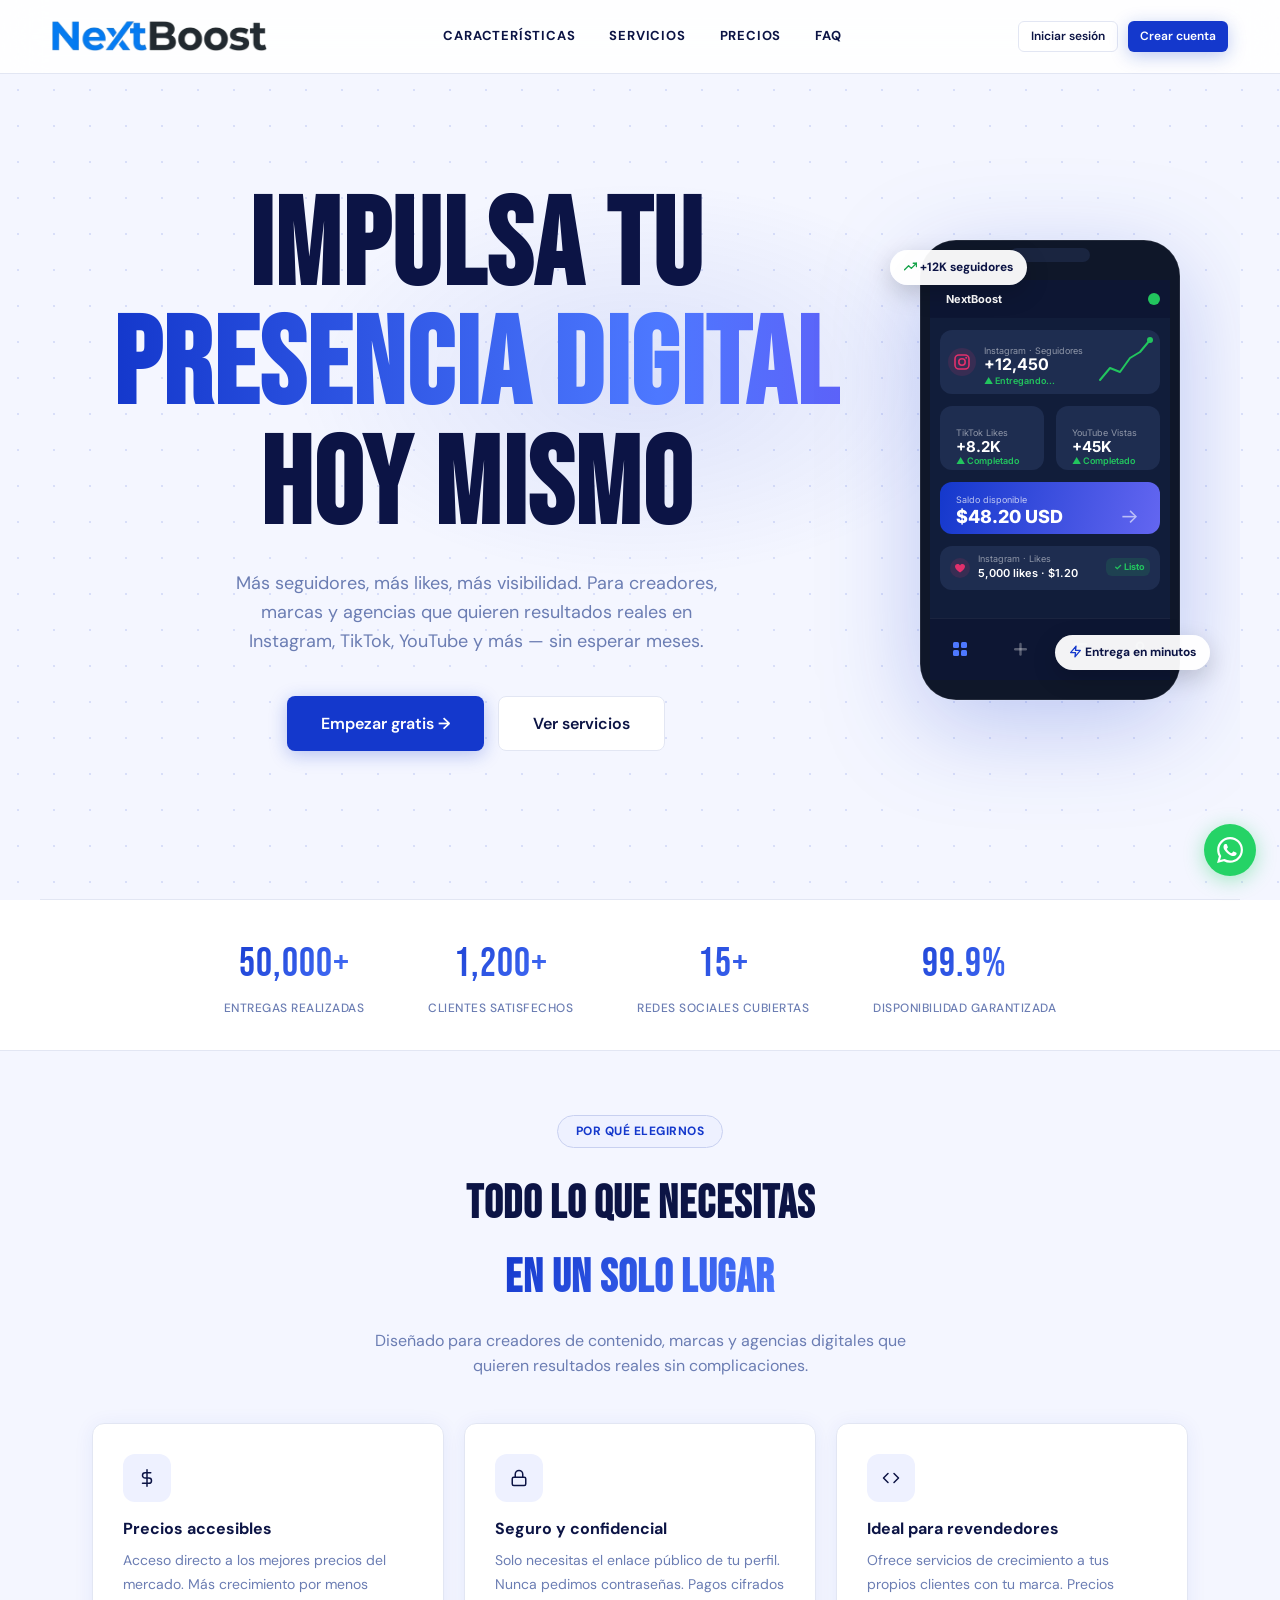
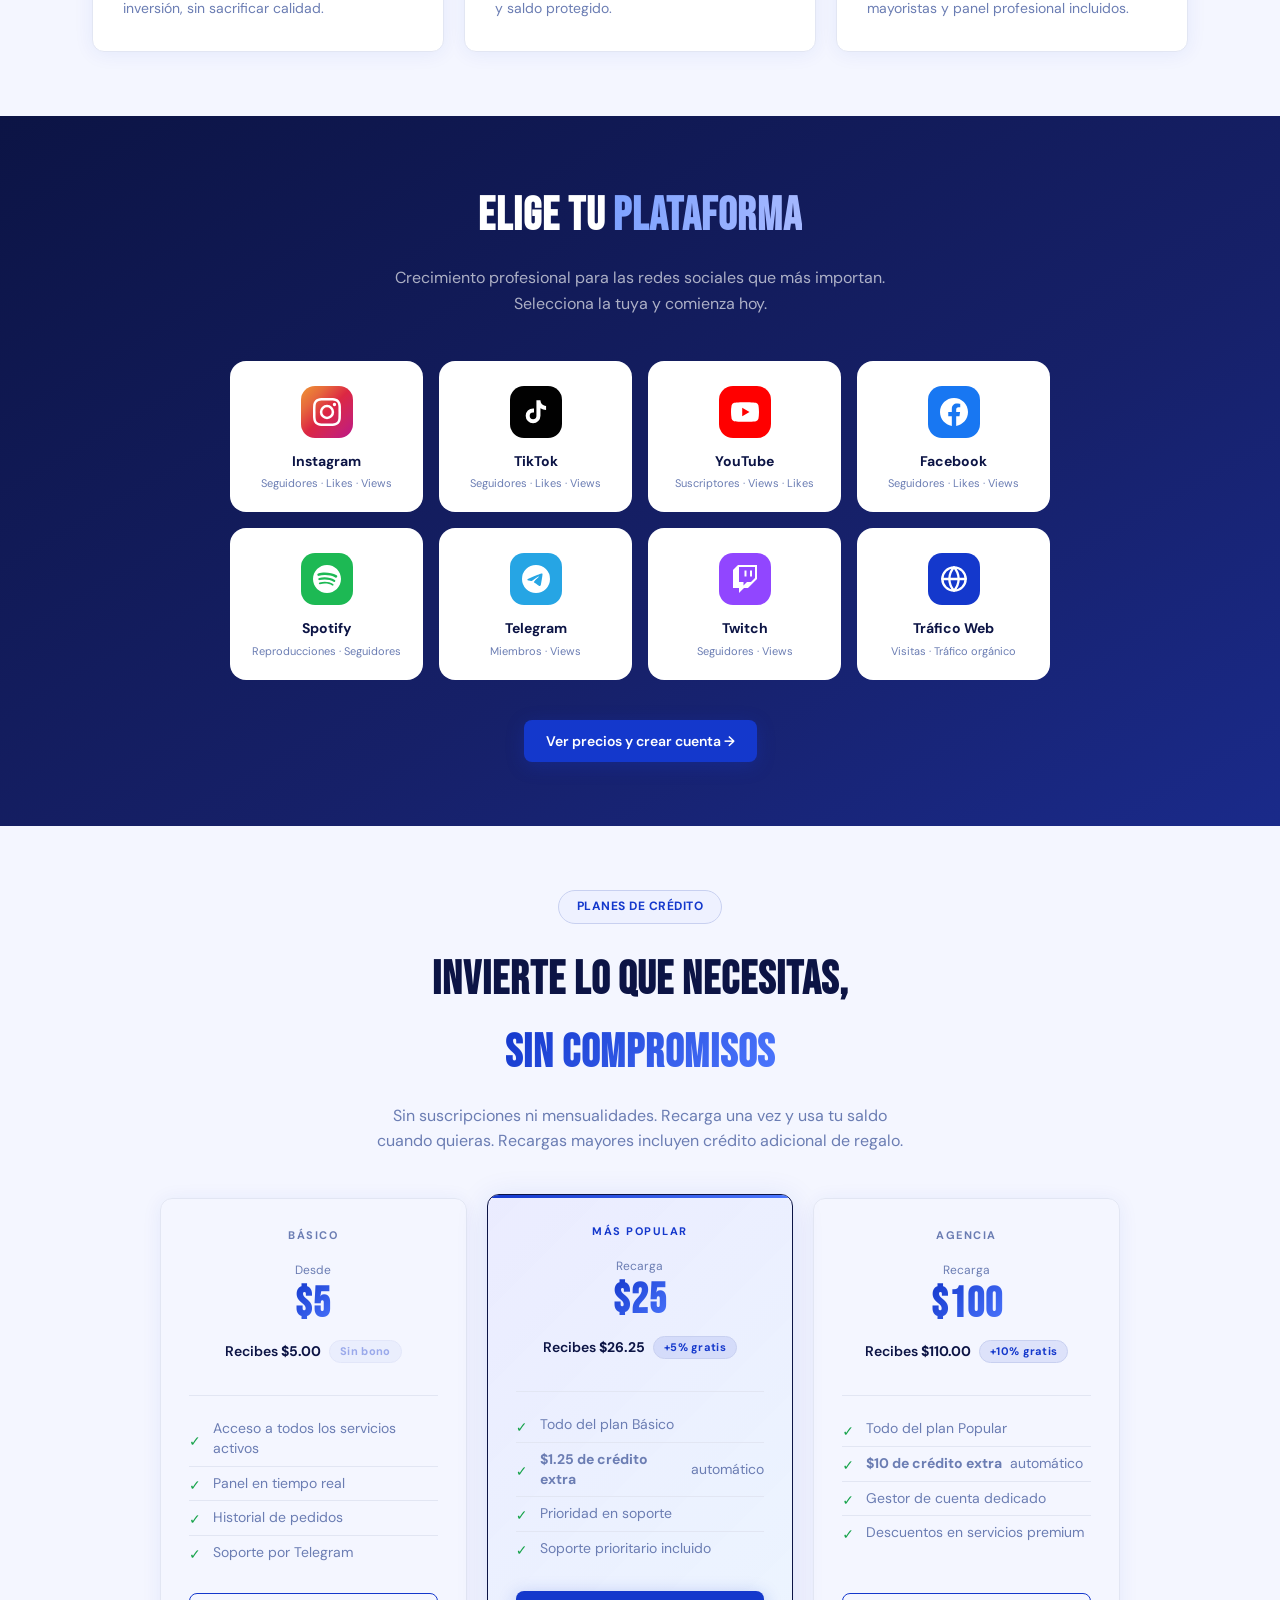
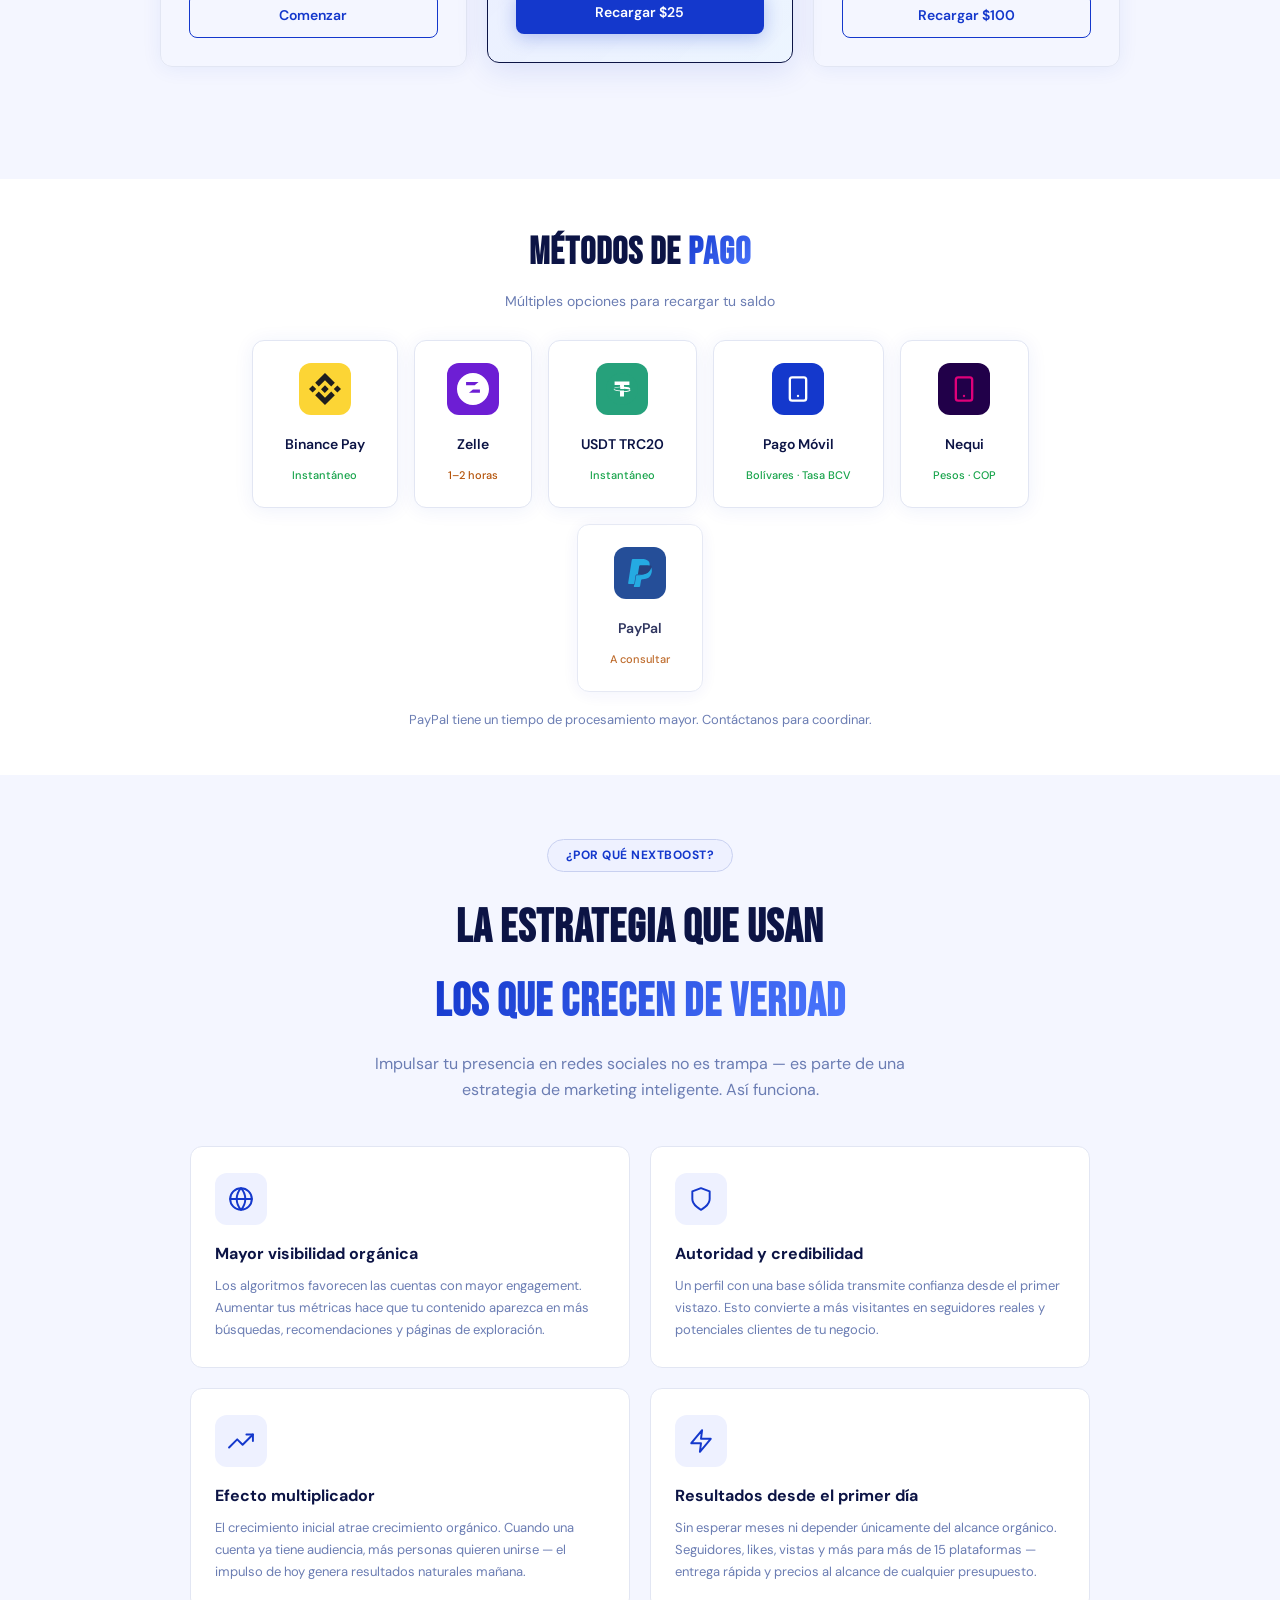
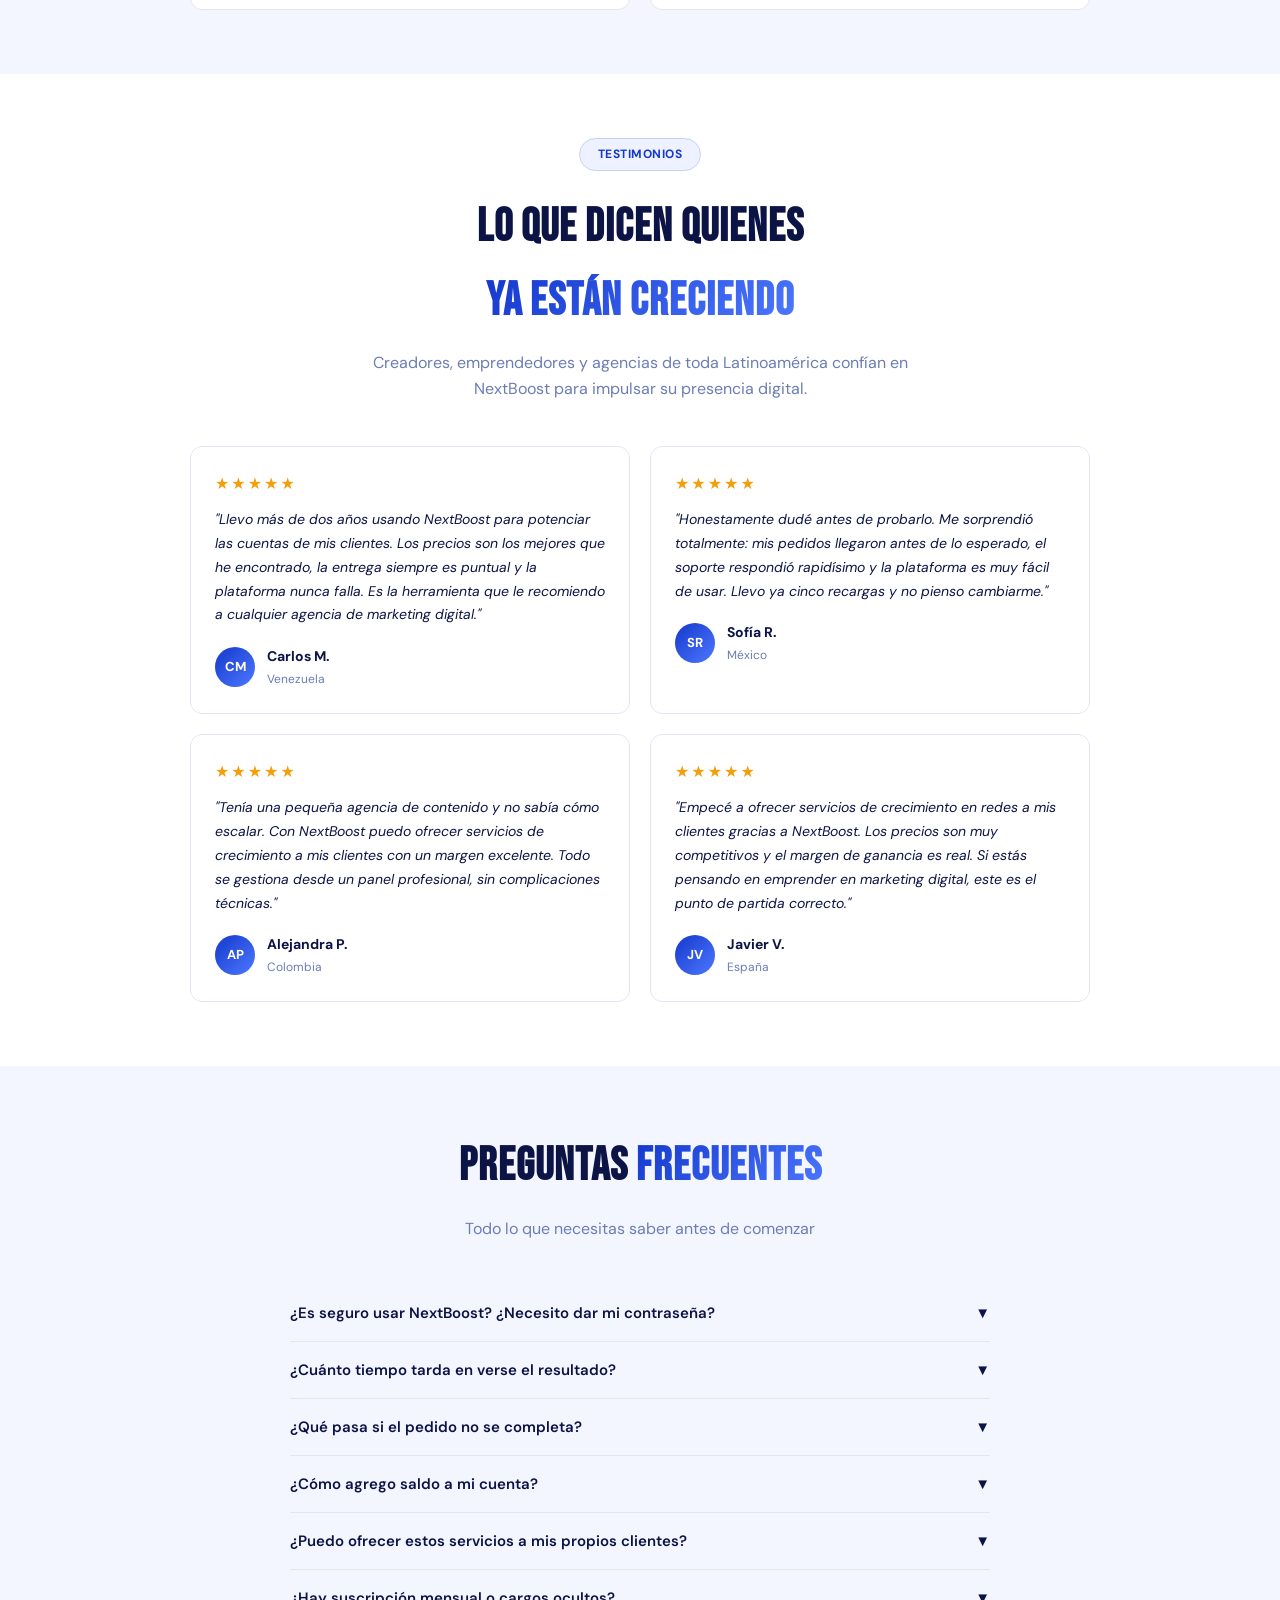
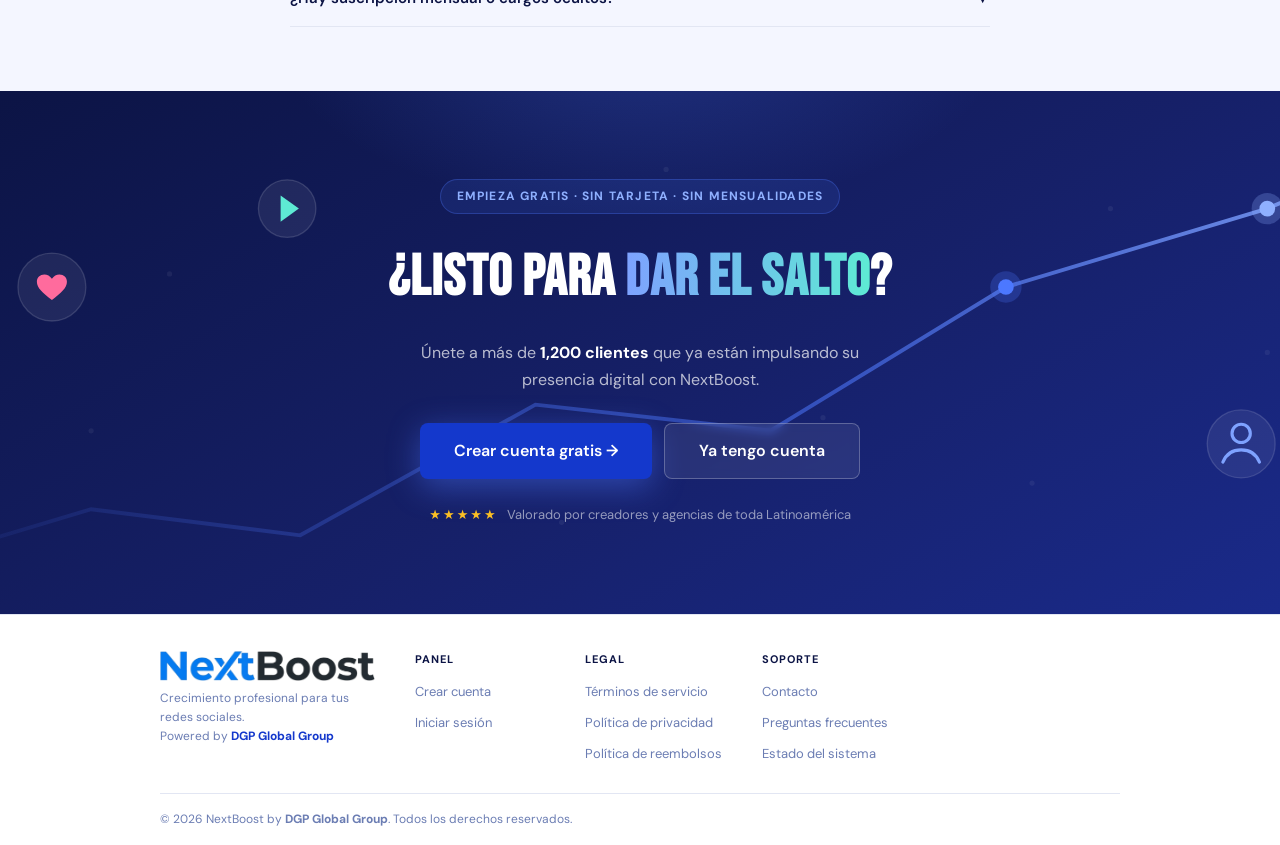
<file: index.html>
<!DOCTYPE html>
<html lang="es">
<head>
  <meta charset="UTF-8">
  <meta name="google-site-verification" content="wuTtmXOd_UVgV_JBS8twzCGQLbSECuwnmnneObaPUhQ" />
  <link rel="icon" type="image/svg+xml" href="favicon.svg">
  <meta name="viewport" content="width=device-width, initial-scale=1.0">
  <title>NextBoost — Impulsa tu Presencia en Redes Sociales | Seguidores, Likes y Más</title>
  <meta name="description" content="Haz crecer tu Instagram, TikTok, YouTube y más con NextBoost. Más seguidores, likes y vistas con entrega rápida, precios accesibles y soporte real. Crea tu cuenta gratis.">
  <meta name="keywords" content="crecer en instagram, más seguidores tiktok, aumentar vistas youtube, impulsar redes sociales, marketing digital, crecimiento redes sociales, seguidores instagram, likes tiktok">
  <meta property="og:type"        content="website">
  <meta property="og:title"       content="NextBoost — Impulsa tu Presencia en Redes Sociales">
  <meta property="og:description" content="Más seguidores, likes y vistas para Instagram, TikTok, YouTube y más. Entrega rápida, precios accesibles y soporte real.">
  <meta property="og:image"       content="https://nextboost.dgp-link.com/og-image.png">
  <meta property="og:image:width" content="1200">
  <meta property="og:image:height" content="630">
  <meta property="og:site_name"   content="NextBoost">
  <meta name="twitter:card"        content="summary_large_image">
  <meta name="twitter:title"       content="NextBoost — Impulsa tu Presencia en Redes Sociales">
  <meta name="twitter:description" content="Haz crecer tu Instagram, TikTok y YouTube con seguidores, likes y vistas reales. Rápido, seguro y accesible.">
  <meta name="twitter:image"       content="https://nextboost.dgp-link.com/og-image.png">
  <link rel="manifest" href="manifest.json">
  <meta name="theme-color" content="#1438cc">
  <link rel="canonical" href="https://nextboost.dgp-link.com/">
  <meta property="og:url" content="https://nextboost.dgp-link.com/">
  <link rel="preconnect" href="https://fonts.googleapis.com">
  <link rel="preconnect" href="https://fonts.gstatic.com" crossorigin>
  <link rel="preload" as="style" href="https://fonts.googleapis.com/css2?family=Inter:wght@400;500;600;700;800&display=swap" onload="this.onload=null;this.rel='stylesheet'">
  <noscript><link href="https://fonts.googleapis.com/css2?family=Inter:wght@400;500;600;700;800&display=swap" rel="stylesheet"></noscript>
  <link rel="stylesheet" href="css/style.css">
  <style>
    /* Hero two-column layout */
    .hero-inner {
      position: relative; z-index: 1;
      display: flex; align-items: center; gap: 48px;
      max-width: 1100px; width: 100%;
    }
    .hero-text { flex: 1; min-width: 0; }
    .hero-visual {
      flex: 0 0 280px; position: relative;
      display: flex; align-items: center; justify-content: center;
    }
    .hero-badge-float {
      position: absolute; background: rgba(255,255,255,.95);
      color: var(--navy); font-size: 12px; font-weight: 700;
      padding: 8px 14px; border-radius: 24px;
      box-shadow: 0 8px 24px rgba(0,0,0,.18);
      white-space: nowrap; animation: floatBadge 3s ease-in-out infinite;
    }
    .hero-badge-float-1 { top: 20px; left: -20px; animation-delay: 0s; }
    .hero-badge-float-2 { bottom: 40px; right: -20px; animation-delay: 1.5s; }
    @keyframes floatBadge {
      0%, 100% { transform: translateY(0); }
      50%       { transform: translateY(-8px); }
    }
    @media (max-width: 768px) {
      .hero-inner { flex-direction: column; text-align: center; gap: 32px; }
      .hero-text h1 { font-size: clamp(28px, 8vw, 42px); }
      .hero-text p { margin: 0 auto 28px; max-width: 400px; }
      .hero-btns { justify-content: center; }
      .hero-visual { flex: none; width: 220px; }
      .hero-badge-float-1 { top: 10px; left: -10px; }
      .hero-badge-float-2 { bottom: 20px; right: -10px; }
    }

    .hero-particle {
      position: absolute;
      border-radius: 50%;
      animation: float 8s ease-in-out infinite;
      pointer-events: none;
    }
    @keyframes float {
      0%, 100% { transform: translateY(0) scale(1); }
      50%       { transform: translateY(-20px) scale(1.05); }
    }
    .glow-orb {
      position: absolute;
      border-radius: 50%;
      filter: blur(60px);
      pointer-events: none;
      opacity: .15;
    }
    .pricing-card {
      background: var(--card); border: 1px solid var(--border);
      border-radius: var(--radius); padding: 28px; text-align: center;
      transition: all .2s; position: relative; overflow: hidden;
    }
    .pricing-card.featured {
      border-color: var(--primary);
      background: linear-gradient(135deg, #7c6fff12, #00d4ff08);
    }
    .pricing-card:hover { transform: translateY(-4px); border-color: var(--primary); }
    .price-val { font-size: 42px; font-weight: 800; margin: 12px 0 6px; }
    .price-per { font-size: 13px; color: var(--muted); margin-bottom: 20px; }
    .price-list { list-style: none; text-align: left; margin-bottom: 24px; }
    .price-list li { padding: 7px 0; font-size: 14px; border-bottom: 1px solid var(--border); display: flex; gap: 8px; align-items: center; }
    .price-list li:last-child { border-bottom: none; }
    .price-list li::before { content: '✓'; color: var(--green); font-weight: 700; }
    .counter { transition: all .5s; }
    .faq-item { border-bottom: 1px solid var(--border); }
    .faq-q { width: 100%; background: none; border: none; color: var(--text); text-align: left; padding: 18px 0; font-size: 15px; font-weight: 600; cursor: pointer; display: flex; justify-content: space-between; align-items: center; }
    .faq-q:hover { color: var(--primary); }
    .faq-a { padding-bottom: 16px; color: var(--muted); font-size: 14px; line-height: 1.7; display: none; }
    .faq-item.open .faq-a { display: block; }
    .faq-item.open .faq-arrow { transform: rotate(180deg); }
    .faq-arrow { transition: transform .2s; }
  </style>
<!-- Structured data (JSON-LD) — helps Google understand the business -->
<script type="application/ld+json">
{
  "@context": "https://schema.org",
  "@type": "Organization",
  "name": "NextBoost",
  "url": "https://nextboost.dgp-link.com/",
  "logo": "https://nextboost.dgp-link.com/img/icon-512.png",
  "image": "https://nextboost.dgp-link.com/og-image.png",
  "description": "Panel SMM profesional para hacer crecer tu presencia en redes sociales: seguidores, likes y vistas para Instagram, TikTok, YouTube y más.",
  "sameAs": []
}
</script>
<script type="application/ld+json">
{
  "@context": "https://schema.org",
  "@type": "WebSite",
  "name": "NextBoost",
  "url": "https://nextboost.dgp-link.com/",
  "inLanguage": "es"
}
</script>
<script type="application/ld+json">
{
  "@context": "https://schema.org",
  "@type": "Service",
  "serviceType": "Servicios de crecimiento en redes sociales (SMM)",
  "provider": { "@type": "Organization", "name": "NextBoost" },
  "areaServed": "Latinoamérica",
  "description": "Seguidores, likes, vistas y reproducciones para Instagram, TikTok, YouTube, Facebook, Spotify, Telegram y más.",
  "offers": {
    "@type": "Offer",
    "priceCurrency": "USD",
    "price": "5.00",
    "description": "Recarga desde $5 USD, sin suscripciones."
  }
}
</script>
<!-- Cloudflare Web Analytics -->
<script defer src='https://static.cloudflareinsights.com/beacon.min.js' data-cf-beacon='{"token": "1aea0aeb111349889a0e7e38d955d5a3"}'></script>
<!-- End Cloudflare Web Analytics -->
</head>
<body>

<!-- NAVBAR -->
<nav class="landing-nav">
  <a href="index.html"><img src="img/logo.png" alt="NextBoost" class="logo-img"></a>
  <div class="nav-links">
    <a href="#features">Características</a>
    <a href="#services">Servicios</a>
    <a href="precios.html">Precios</a>
    <a href="#faq">FAQ</a>
  </div>
  <div class="nav-cta">
    <a href="login.html" class="btn btn-ghost btn-sm">Iniciar sesión</a>
    <a href="register.html" class="btn btn-primary btn-sm">Crear cuenta</a>
  </div>
</nav>

<!-- HERO -->
<section class="hero" style="padding-top:120px">
  <div class="glow-orb" style="width:400px;height:400px;background:var(--primary);top:10%;left:60%"></div>
  <div class="glow-orb" style="width:300px;height:300px;background:var(--accent);top:50%;left:10%"></div>
  <div class="hero-inner">
    <div class="hero-text">
      <h1>Impulsa tu<br><span class="gradient-text">Presencia Digital</span><br>hoy mismo</h1>
      <p>Más seguidores, más likes, más visibilidad. Para creadores, marcas y agencias que quieren resultados reales en Instagram, TikTok, YouTube y más — sin esperar meses.</p>
      <div class="hero-btns">
        <a href="register.html" class="btn btn-primary btn-lg">Empezar gratis →</a>
        <a href="#services" class="btn btn-ghost btn-lg">Ver servicios</a>
      </div>
    </div>
    <!-- Phone illustration -->
    <div class="hero-visual" aria-hidden="true">
      <svg viewBox="0 0 280 480" fill="none" xmlns="http://www.w3.org/2000/svg" style="width:100%;max-width:280px;filter:drop-shadow(0 24px 48px rgba(20,56,204,.25))">
        <!-- Phone body -->
        <rect x="10" y="10" width="260" height="460" rx="36" fill="#0f1729" stroke="rgba(255,255,255,.12)" stroke-width="1.5"/>
        <!-- Screen -->
        <rect x="20" y="50" width="240" height="400" rx="8" fill="#111d3a"/>
        <!-- Notch -->
        <rect x="100" y="18" width="80" height="14" rx="7" fill="#1a2540"/>
        <!-- Top bar -->
        <rect x="20" y="50" width="240" height="38" rx="0" fill="#0d1633"/>
        <text x="36" y="73" fill="white" font-size="11" font-weight="700" font-family="Inter,sans-serif">NextBoost</text>
        <circle cx="244" cy="69" r="6" fill="#22c55e"/>

        <!-- Stat card 1 - Instagram followers -->
        <rect x="30" y="100" width="220" height="64" rx="12" fill="#1e2d50"/>
        <circle cx="52" cy="132" r="14" fill="#e1306c22"/>
        <rect x="45" y="125" width="14" height="14" rx="4" fill="none" stroke="#e1306c" stroke-width="1.6"/>
        <circle cx="52" cy="132" r="3.2" fill="none" stroke="#e1306c" stroke-width="1.6"/>
        <circle cx="56.2" cy="127.8" r="1" fill="#e1306c"/>
        <text x="74" y="124" fill="rgba(255,255,255,.5)" font-size="9" font-family="Inter,sans-serif">Instagram · Seguidores</text>
        <text x="74" y="140" fill="white" font-size="16" font-weight="700" font-family="Inter,sans-serif">+12,450</text>
        <text x="74" y="154" fill="#22c55e" font-size="9" font-weight="600" font-family="Inter,sans-serif">▲ Entregando...</text>
        <!-- Mini chart -->
        <polyline points="190,150 200,138 210,142 220,128 230,122 240,110" stroke="#22c55e" stroke-width="2" stroke-linecap="round" stroke-linejoin="round"/>
        <circle cx="240" cy="110" r="3" fill="#22c55e"/>

        <!-- Stat card 2 - TikTok likes -->
        <rect x="30" y="176" width="104" height="64" rx="12" fill="#1e2d50"/>
        <text x="46" y="206" fill="rgba(255,255,255,.5)" font-size="9" font-family="Inter,sans-serif">TikTok Likes</text>
        <text x="46" y="222" fill="white" font-size="15" font-weight="700" font-family="Inter,sans-serif">+8.2K</text>
        <text x="46" y="234" fill="#22c55e" font-size="9" font-weight="600" font-family="Inter,sans-serif">▲ Completado</text>

        <!-- Stat card 3 - YouTube views -->
        <rect x="146" y="176" width="104" height="64" rx="12" fill="#1e2d50"/>
        <text x="162" y="206" fill="rgba(255,255,255,.5)" font-size="9" font-family="Inter,sans-serif">YouTube Vistas</text>
        <text x="162" y="222" fill="white" font-size="15" font-weight="700" font-family="Inter,sans-serif">+45K</text>
        <text x="162" y="234" fill="#22c55e" font-size="9" font-weight="600" font-family="Inter,sans-serif">▲ Completado</text>

        <!-- Balance -->
        <rect x="30" y="252" width="220" height="52" rx="12" fill="url(#grad1)"/>
        <defs>
          <linearGradient id="grad1" x1="30" y1="252" x2="250" y2="304" gradientUnits="userSpaceOnUse">
            <stop offset="0%" stop-color="#1438cc"/>
            <stop offset="100%" stop-color="#6366f1"/>
          </linearGradient>
        </defs>
        <text x="46" y="273" fill="rgba(255,255,255,.7)" font-size="9" font-family="Inter,sans-serif">Saldo disponible</text>
        <text x="46" y="293" fill="white" font-size="18" font-weight="800" font-family="Inter,sans-serif">$48.20 USD</text>
        <text x="210" y="293" fill="rgba(255,255,255,.6)" font-size="20" font-family="Inter,sans-serif">→</text>

        <!-- Recent order -->
        <rect x="30" y="316" width="220" height="44" rx="12" fill="#1e2d50"/>
        <circle cx="50" cy="338" r="10" fill="#e1306c22"/>
        <path d="M50 342.5c-3-2.4-5-4.1-5-6.1 0-1.4 1.1-2.4 2.5-2.4 1 0 1.9.5 2.5 1.4.6-.9 1.5-1.4 2.5-1.4 1.4 0 2.5 1 2.5 2.4 0 2-2 3.7-5 6.1z" fill="#e1306c"/>
        <text x="68" y="332" fill="rgba(255,255,255,.5)" font-size="9" font-family="Inter,sans-serif">Instagram · Likes</text>
        <text x="68" y="347" fill="white" font-size="11" font-weight="600" font-family="Inter,sans-serif">5,000 likes · $1.20</text>
        <rect x="196" y="328" width="44" height="18" rx="6" fill="#22c55e22"/>
        <text x="204" y="340" fill="#22c55e" font-size="9" font-weight="700" font-family="Inter,sans-serif">✓ Listo</text>

        <!-- Bottom nav -->
        <rect x="20" y="388" width="240" height="62" rx="0" fill="#0d1633"/>
        <rect x="20" y="388" width="240" height="1" fill="rgba(255,255,255,.06)"/>
        <!-- home (active) -->
        <rect x="43" y="412" width="6" height="6" rx="1.5" fill="#4d78ff"/>
        <rect x="51" y="412" width="6" height="6" rx="1.5" fill="#4d78ff"/>
        <rect x="43" y="420" width="6" height="6" rx="1.5" fill="#4d78ff"/>
        <rect x="51" y="420" width="6" height="6" rx="1.5" fill="#4d78ff"/>
        <!-- add -->
        <rect x="104" y="418" width="13" height="2.4" rx="1.2" fill="rgba(255,255,255,.3)"/>
        <rect x="109.3" y="412.7" width="2.4" height="13" rx="1.2" fill="rgba(255,255,255,.3)"/>
        <!-- list -->
        <rect x="163" y="413" width="14" height="2.4" rx="1.2" fill="rgba(255,255,255,.3)"/>
        <rect x="163" y="418" width="14" height="2.4" rx="1.2" fill="rgba(255,255,255,.3)"/>
        <rect x="163" y="423" width="10" height="2.4" rx="1.2" fill="rgba(255,255,255,.3)"/>
        <!-- profile -->
        <circle cx="230" cy="416" r="3.4" fill="none" stroke="rgba(255,255,255,.3)" stroke-width="2"/>
        <path d="M223.5 426c1.2-3 3.7-4.4 6.5-4.4s5.3 1.4 6.5 4.4" fill="none" stroke="rgba(255,255,255,.3)" stroke-width="2" stroke-linecap="round"/>
      </svg>
      <!-- Floating badges -->
      <div class="hero-badge-float hero-badge-float-1"><svg width="13" height="13" viewBox="0 0 24 24" fill="none" stroke="#16a34a" stroke-width="2.4" stroke-linecap="round" stroke-linejoin="round" style="vertical-align:-2px"><polyline points="23 6 13.5 15.5 8.5 10.5 1 18"/><polyline points="17 6 23 6 23 12"/></svg> +12K seguidores</div>
      <div class="hero-badge-float hero-badge-float-2"><svg width="13" height="13" viewBox="0 0 24 24" fill="none" stroke="#1438cc" stroke-width="2.4" stroke-linecap="round" stroke-linejoin="round" style="vertical-align:-2px"><polygon points="13 2 3 14 12 14 11 22 21 10 12 10 13 2"/></svg> Entrega en minutos</div>
    </div>
  </div>
</section>

<!-- STATS -->
<div class="stats-bar">
  <div class="stat-item">
    <div class="val gradient-text"><span class="counter" data-target="50000">0</span>+</div>
    <div class="lbl">Entregas realizadas</div>
  </div>
  <div class="stat-item">
    <div class="val gradient-text"><span class="counter" data-target="1200">0</span>+</div>
    <div class="lbl">Clientes satisfechos</div>
  </div>
  <div class="stat-item">
    <div class="val gradient-text"><span class="counter" data-target="15">0</span>+</div>
    <div class="lbl">Redes sociales cubiertas</div>
  </div>
  <div class="stat-item">
    <div class="val gradient-text">99.9%</div>
    <div class="lbl">Disponibilidad garantizada</div>
  </div>
</div>

<!-- FEATURES -->
<section id="features">
  <div class="hero-badge" style="margin:0 auto 20px;display:table">Por qué elegirnos</div>
  <h2>Todo lo que necesitas<br><span class="gradient-text">en un solo lugar</span></h2>
  <p class="subtitle">Diseñado para creadores de contenido, marcas y agencias digitales que quieren resultados reales sin complicaciones.</p>
  <div class="features-grid">
    <div class="feature-card">
      <div class="icon"><svg width="18" height="18" viewBox="0 0 24 24" fill="none" stroke="currentColor" stroke-width="2" stroke-linecap="round" stroke-linejoin="round"><line x1="12" y1="1" x2="12" y2="23"/><path d="M17 5H9.5a3.5 3.5 0 0 0 0 7h5a3.5 3.5 0 0 1 0 7H6"/></svg></div>
      <h3>Precios accesibles</h3>
      <p>Acceso directo a los mejores precios del mercado. Más crecimiento por menos inversión, sin sacrificar calidad.</p>
    </div>
    <div class="feature-card">
      <div class="icon"><svg width="18" height="18" viewBox="0 0 24 24" fill="none" stroke="currentColor" stroke-width="2" stroke-linecap="round" stroke-linejoin="round"><rect x="3" y="11" width="18" height="11" rx="2"/><path d="M7 11V7a5 5 0 0 1 10 0v4"/></svg></div>
      <h3>Seguro y confidencial</h3>
      <p>Solo necesitas el enlace público de tu perfil. Nunca pedimos contraseñas. Pagos cifrados y saldo protegido.</p>
    </div>
    <div class="feature-card">
      <div class="icon"><svg width="18" height="18" viewBox="0 0 24 24" fill="none" stroke="currentColor" stroke-width="2" stroke-linecap="round" stroke-linejoin="round"><polyline points="16 18 22 12 16 6"/><polyline points="8 6 2 12 8 18"/></svg></div>
      <h3>Ideal para revendedores</h3>
      <p>Ofrece servicios de crecimiento a tus propios clientes con tu marca. Precios mayoristas y panel profesional incluidos.</p>
    </div>
  </div>
</section>

<!-- NETWORKS -->
<section id="services" class="section-dark" style="max-width:100%;padding:64px 40px">
  <div style="max-width:1100px;margin:0 auto">
    <h2>Elige tu <span class="gradient-text">plataforma</span></h2>
    <p class="subtitle">Crecimiento profesional para las redes sociales que más importan. Selecciona la tuya y comienza hoy.</p>
    <div class="platforms-grid">

      <a href="register.html?platform=Instagram" class="platform-card">
        <div class="platform-icon" style="background:linear-gradient(135deg,#f09433,#e6683c,#dc2743,#cc2366,#bc1888)">
          <svg width="28" height="28" viewBox="0 0 24 24" fill="#fff"><path d="M12 2.163c3.204 0 3.584.012 4.85.07 3.252.148 4.771 1.691 4.919 4.919.058 1.265.069 1.645.069 4.849 0 3.205-.012 3.584-.069 4.849-.149 3.225-1.664 4.771-4.919 4.919-1.266.058-1.644.07-4.85.07-3.204 0-3.584-.012-4.849-.07-3.26-.149-4.771-1.699-4.919-4.92-.058-1.265-.07-1.644-.07-4.849 0-3.204.013-3.583.07-4.849.149-3.227 1.664-4.771 4.919-4.919 1.266-.057 1.645-.069 4.849-.069zM12 0C8.741 0 8.333.014 7.053.072 2.695.272.273 2.69.073 7.052.014 8.333 0 8.741 0 12c0 3.259.014 3.668.072 4.948.2 4.358 2.618 6.78 6.98 6.98C8.333 23.986 8.741 24 12 24c3.259 0 3.668-.014 4.948-.072 4.354-.2 6.782-2.618 6.979-6.98.059-1.28.073-1.689.073-4.948 0-3.259-.014-3.667-.072-4.947-.196-4.354-2.617-6.78-6.979-6.98C15.668.014 15.259 0 12 0zm0 5.838a6.162 6.162 0 1 0 0 12.324 6.162 6.162 0 0 0 0-12.324zM12 16a4 4 0 1 1 0-8 4 4 0 0 1 0 8zm6.406-11.845a1.44 1.44 0 1 0 0 2.881 1.44 1.44 0 0 0 0-2.881z"/></svg>
        </div>
        <div class="platform-name">Instagram</div>
        <div class="platform-sub">Seguidores · Likes · Views</div>
      </a>

      <a href="register.html?platform=TikTok" class="platform-card">
        <div class="platform-icon" style="background:#010101">
          <svg width="28" height="28" viewBox="0 0 24 24" fill="#fff"><path d="M19.59 6.69a4.83 4.83 0 0 1-3.77-4.25V2h-3.45v13.67a2.89 2.89 0 0 1-2.88 2.5 2.89 2.89 0 0 1-2.89-2.89 2.89 2.89 0 0 1 2.89-2.89c.28 0 .54.04.79.1V9.01a6.33 6.33 0 0 0-.79-.05 6.34 6.34 0 0 0-6.34 6.34 6.34 6.34 0 0 0 6.34 6.34 6.34 6.34 0 0 0 6.33-6.34V8.69a8.22 8.22 0 0 0 4.82 1.55V6.79a4.85 4.85 0 0 1-1.05-.1z"/></svg>
        </div>
        <div class="platform-name">TikTok</div>
        <div class="platform-sub">Seguidores · Likes · Views</div>
      </a>

      <a href="register.html?platform=YouTube" class="platform-card">
        <div class="platform-icon" style="background:#FF0000">
          <svg width="28" height="28" viewBox="0 0 24 24" fill="#fff"><path d="M23.495 6.205a3.007 3.007 0 0 0-2.088-2.088c-1.87-.501-9.396-.501-9.396-.501s-7.507-.01-9.396.501A3.007 3.007 0 0 0 .527 6.205a31.247 31.247 0 0 0-.522 5.805 31.247 31.247 0 0 0 .522 5.783 3.007 3.007 0 0 0 2.088 2.088c1.868.502 9.396.502 9.396.502s7.506 0 9.396-.502a3.007 3.007 0 0 0 2.088-2.088 31.247 31.247 0 0 0 .5-5.783 31.247 31.247 0 0 0-.5-5.805zM9.609 15.601V8.408l6.264 3.602z"/></svg>
        </div>
        <div class="platform-name">YouTube</div>
        <div class="platform-sub">Suscriptores · Views · Likes</div>
      </a>

      <a href="register.html?platform=Facebook" class="platform-card">
        <div class="platform-icon" style="background:#1877F2">
          <svg width="28" height="28" viewBox="0 0 24 24" fill="#fff"><path d="M24 12.073c0-6.627-5.373-12-12-12s-12 5.373-12 12c0 5.99 4.388 10.954 10.125 11.854v-8.385H7.078v-3.47h3.047V9.43c0-3.007 1.792-4.669 4.533-4.669 1.312 0 2.686.235 2.686.235v2.953H15.83c-1.491 0-1.956.925-1.956 1.874v2.25h3.328l-.532 3.47h-2.796v8.385C19.612 23.027 24 18.062 24 12.073z"/></svg>
        </div>
        <div class="platform-name">Facebook</div>
        <div class="platform-sub">Seguidores · Likes · Views</div>
      </a>


      <a href="register.html?platform=Spotify" class="platform-card">
        <div class="platform-icon" style="background:#1DB954">
          <svg width="28" height="28" viewBox="0 0 24 24" fill="#fff"><path d="M12 0C5.4 0 0 5.4 0 12s5.4 12 12 12 12-5.4 12-12S18.66 0 12 0zm5.521 17.34c-.24.359-.66.48-1.021.24-2.82-1.74-6.36-2.101-10.561-1.141-.418.122-.779-.179-.899-.539-.12-.421.18-.78.54-.9 4.56-1.021 8.52-.6 11.64 1.32.42.18.479.659.301 1.02zm1.44-3.3c-.301.42-.841.6-1.262.3-3.239-1.98-8.159-2.58-11.939-1.38-.479.12-1.02-.12-1.14-.6-.12-.48.12-1.021.6-1.141C9.6 9.9 15 10.561 18.72 12.84c.361.181.54.78.241 1.2zm.12-3.36C15.24 8.4 8.82 8.16 5.16 9.301c-.6.179-1.2-.181-1.38-.721-.18-.601.18-1.2.72-1.381 4.26-1.26 11.28-1.02 15.721 1.621.539.3.719 1.02.419 1.56-.299.421-1.02.599-1.559.3z"/></svg>
        </div>
        <div class="platform-name">Spotify</div>
        <div class="platform-sub">Reproducciones · Seguidores</div>
      </a>

      <a href="register.html?platform=Telegram" class="platform-card">
        <div class="platform-icon" style="background:#26A5E4">
          <svg width="28" height="28" viewBox="0 0 24 24" fill="#fff"><path d="M11.944 0A12 12 0 0 0 0 12a12 12 0 0 0 12 12 12 12 0 0 0 12-12A12 12 0 0 0 12 0a12 12 0 0 0-.056 0zm4.962 7.224c.1-.002.321.023.465.14a.506.506 0 0 1 .171.325c.016.093.036.306.02.472-.18 1.898-.96 6.502-1.36 8.627-.168.9-.499 1.201-.82 1.23-.696.065-1.225-.46-1.9-.902-1.056-.693-1.653-1.124-2.678-1.8-1.185-.78-.417-1.21.258-1.91.177-.184 3.247-2.977 3.307-3.23.007-.032.014-.15-.056-.212s-.174-.041-.249-.024c-.106.024-1.793 1.14-5.061 3.345-.48.33-.913.49-1.302.48-.428-.008-1.252-.241-1.865-.44-.752-.245-1.349-.374-1.297-.789.027-.216.325-.437.893-.663 3.498-1.524 5.83-2.529 6.998-3.014 3.332-1.386 4.025-1.627 4.476-1.635z"/></svg>
        </div>
        <div class="platform-name">Telegram</div>
        <div class="platform-sub">Miembros · Views</div>
      </a>

      <a href="register.html?platform=Twitch" class="platform-card">
        <div class="platform-icon" style="background:#9146FF">
          <svg width="28" height="28" viewBox="0 0 24 24" fill="#fff"><path d="M11.571 4.714h1.715v5.143H11.57zm4.715 0H18v5.143h-1.714zM6 0L1.714 4.286v15.428h5.143V24l4.286-4.286h3.428L22.286 12V0zm14.571 11.143l-3.428 3.428h-3.429l-3 3v-3H6.857V1.714h13.714z"/></svg>
        </div>
        <div class="platform-name">Twitch</div>
        <div class="platform-sub">Seguidores · Views</div>
      </a>

      <a href="register.html?platform=web" class="platform-card">
        <div class="platform-icon" style="background:var(--blue)">
          <svg width="28" height="28" viewBox="0 0 24 24" fill="none" stroke="#fff" stroke-width="2" stroke-linecap="round" stroke-linejoin="round"><circle cx="12" cy="12" r="10"/><line x1="2" y1="12" x2="22" y2="12"/><path d="M12 2a15.3 15.3 0 0 1 4 10 15.3 15.3 0 0 1-4 10 15.3 15.3 0 0 1-4-10 15.3 15.3 0 0 1 4-10z"/></svg>
        </div>
        <div class="platform-name">Tráfico Web</div>
        <div class="platform-sub">Visitas · Tráfico orgánico</div>
      </a>

    </div>
    <div style="text-align:center;margin-top:40px">
      <a href="precios.html" class="btn btn-primary">Ver precios y crear cuenta →</a>
    </div>
  </div>
</section>

<!-- PRICING -->
<section id="pricing">
  <div class="hero-badge" style="margin:0 auto 20px;display:table">Planes de crédito</div>
  <h2>Invierte lo que necesitas,<br><span class="gradient-text">sin compromisos</span></h2>
  <p class="subtitle">Sin suscripciones ni mensualidades. Recarga una vez y usa tu saldo cuando quieras. Recargas mayores incluyen crédito adicional de regalo.</p>

  <div class="grid-3" style="max-width:960px;margin:0 auto 48px">

    <!-- Básico -->
    <div class="pricing-card">
      <div class="pricing-tier-label">Básico</div>
      <div class="pricing-amount">
        <span class="pricing-from">Desde</span>
        <span class="price-val gradient-text">$5</span>
      </div>
      <div class="pricing-credit-row">
        <span class="pricing-credit-you">Recibes <strong>$5.00</strong></span>
        <span class="pricing-bonus-tag" style="opacity:.4">Sin bono</span>
      </div>
      <div class="pricing-divider"></div>
      <ul class="price-list">
        <li>Acceso a todos los servicios activos</li>
        <li>Panel en tiempo real</li>
        <li>Historial de pedidos</li>
        <li>Soporte por Telegram</li>
      </ul>
      <a href="register.html" class="btn btn-outline btn-full">Comenzar</a>
    </div>

    <!-- Popular -->
    <div class="pricing-card featured">
      <div class="pricing-tier-label" style="color:var(--blue)">Más popular</div>
      <div class="pricing-amount">
        <span class="pricing-from">Recarga</span>
        <span class="price-val gradient-text">$25</span>
      </div>
      <div class="pricing-credit-row">
        <span class="pricing-credit-you">Recibes <strong>$26.25</strong></span>
        <span class="pricing-bonus-tag">+5% gratis</span>
      </div>
      <div class="pricing-divider"></div>
      <ul class="price-list">
        <li>Todo del plan Básico</li>
        <li><strong>$1.25 de crédito extra</strong> automático</li>
        <li>Prioridad en soporte</li>
        <li>Soporte prioritario incluido</li>
      </ul>
      <a href="register.html" class="btn btn-primary btn-full">Recargar $25</a>
    </div>

    <!-- Agency -->
    <div class="pricing-card">
      <div class="pricing-tier-label">Agencia</div>
      <div class="pricing-amount">
        <span class="pricing-from">Recarga</span>
        <span class="price-val gradient-text">$100</span>
      </div>
      <div class="pricing-credit-row">
        <span class="pricing-credit-you">Recibes <strong>$110.00</strong></span>
        <span class="pricing-bonus-tag">+10% gratis</span>
      </div>
      <div class="pricing-divider"></div>
      <ul class="price-list">
        <li>Todo del plan Popular</li>
        <li><strong>$10 de crédito extra</strong> automático</li>
        <li>Gestor de cuenta dedicado</li>
        <li>Descuentos en servicios premium</li>
      </ul>
      <a href="register.html" class="btn btn-outline btn-full">Recargar $100</a>
    </div>

  </div>

</section>

<!-- PAYMENTS -->
<section style="background:var(--bg2);max-width:100%;padding:44px 40px">
  <div style="max-width:900px;margin:0 auto;text-align:center">
    <h2 style="font-size:clamp(26px,3.4vw,38px);margin-bottom:6px">Métodos de <span class="gradient-text">pago</span></h2>
    <p class="subtitle" style="margin-bottom:28px;font-size:14px">Múltiples opciones para recargar tu saldo</p>
    <div class="payment-grid">

      <!-- Binance Pay -->
      <div class="payment-card">
        <div class="pay-icon" style="background:#FCD535;border-radius:12px;width:52px;height:52px;display:flex;align-items:center;justify-content:center;margin:0 auto 10px">
          <svg viewBox="0 0 126.61 126.61" width="32" height="32" xmlns="http://www.w3.org/2000/svg">
            <path d="M38.73 53.2 63.3 28.58l24.59 24.63 14.3-14.31L63.3 0 24.43 38.9zM0 63.31l14.3-14.31 14.31 14.31-14.31 14.3zM38.73 73.41 63.3 98 87.89 73.41l14.31 14.28-.05.05L63.3 126.61 24.43 87.7l-.05-.05zM98 63.31l14.3-14.31 14.31 14.31-14.31 14.3zM77.83 63.3l-14.53-14.54L49.57 62.48l-1.57 1.58-.34.34.34.34.16.16 14.37 14.38 14.53-14.56.01-.01-.01-.01z" fill="#1E1E1E"/>
          </svg>
        </div>
        <div style="font-weight:600;color:var(--navy)">Binance Pay</div>
        <div style="font-size:11px;color:#16a34a;font-weight:500;margin-top:4px">Instantáneo</div>
      </div>

      <!-- Zelle -->
      <div class="payment-card">
        <div class="pay-icon" style="background:#6D1ED4;border-radius:12px;width:52px;height:52px;display:flex;align-items:center;justify-content:center;margin:0 auto 10px">
          <svg viewBox="0 0 60 60" width="32" height="32" xmlns="http://www.w3.org/2000/svg">
            <path d="M30 0C13.43 0 0 13.43 0 30s13.43 30 30 30 30-13.43 30-30S46.57 0 30 0zm12 37H22.5l17-14H17v-6h23.5L23.5 31H43v6z" fill="#fff"/>
          </svg>
        </div>
        <div style="font-weight:600;color:var(--navy)">Zelle</div>
        <div style="font-size:11px;color:#b45309;font-weight:500;margin-top:4px">1–2 horas</div>
      </div>

      <!-- USDT TRC20 -->
      <div class="payment-card">
        <div class="pay-icon" style="background:#26A17B;border-radius:12px;width:52px;height:52px;display:flex;align-items:center;justify-content:center;margin:0 auto 10px">
          <svg viewBox="0 0 2000 2000" width="32" height="32" xmlns="http://www.w3.org/2000/svg">
            <path d="M1000 0C447.7 0 0 447.7 0 1000s447.7 1000 1000 1000 1000-447.7 1000-1000S1552.3 0 1000 0z" fill="#26A17B"/>
            <path d="M1123.4 866.8V752H1463V532H537v220h339.6v114.7C623.4 879.2 481 912.9 481 1000s142.4 120.8 395.6 133.2V1468h247v-334.9C1377.6 1120.7 1519 1087.1 1519 1000s-141.4-120.8-395.6-133.2zm0 222.4v.6c-6.6.4-40.6 2.5-116.2 2.5-60.3 0-102.8-1.8-117.8-2.5v-.7c-232.4-10.2-405.6-50.4-405.6-99s173.2-88.8 405.6-99V997c15.2.9 58.8 3.7 118.8 3.7 72.2 0 108.4-3.3 115.2-3.7v-6.8c232.4 10.2 405.6 50.4 405.6 99s-173.2 88.8-405.6 99z" fill="#fff"/>
          </svg>
        </div>
        <div style="font-weight:600;color:var(--navy)">USDT TRC20</div>
        <div style="font-size:11px;color:#16a34a;font-weight:500;margin-top:4px">Instantáneo</div>
      </div>

      <!-- Pago Móvil (Bolívares) -->
      <div class="payment-card">
        <div class="pay-icon" style="background:#1438cc;border-radius:12px;width:52px;height:52px;display:flex;align-items:center;justify-content:center;margin:0 auto 10px">
          <svg viewBox="0 0 24 24" width="28" height="28" fill="none" stroke="#fff" stroke-width="2" stroke-linecap="round" stroke-linejoin="round" xmlns="http://www.w3.org/2000/svg">
            <rect x="5" y="2" width="14" height="20" rx="2"/><line x1="12" y1="18" x2="12.01" y2="18"/>
          </svg>
        </div>
        <div style="font-weight:600;color:var(--navy)">Pago Móvil</div>
        <div style="font-size:11px;color:#16a34a;font-weight:500;margin-top:4px">Bolívares · Tasa BCV</div>
      </div>

      <!-- Nequi (Pesos colombianos) -->
      <div class="payment-card">
        <div class="pay-icon" style="background:#210049;border-radius:12px;width:52px;height:52px;display:flex;align-items:center;justify-content:center;margin:0 auto 10px">
          <svg viewBox="0 0 24 24" width="28" height="28" fill="none" stroke="#e0007a" stroke-width="2" stroke-linecap="round" stroke-linejoin="round" xmlns="http://www.w3.org/2000/svg">
            <rect x="5" y="2" width="14" height="20" rx="2"/><line x1="12" y1="18" x2="12.01" y2="18"/>
          </svg>
        </div>
        <div style="font-weight:600;color:var(--navy)">Nequi</div>
        <div style="font-size:11px;color:#16a34a;font-weight:500;margin-top:4px">Pesos · COP</div>
      </div>

      <!-- PayPal -->
      <div class="payment-card" style="opacity:.85">
        <div class="pay-icon" style="background:#003087;border-radius:12px;width:52px;height:52px;display:flex;align-items:center;justify-content:center;margin:0 auto 10px">
          <svg viewBox="0 0 24 24" width="28" height="28" xmlns="http://www.w3.org/2000/svg">
            <path d="M7.076 21.337H2.47a.641.641 0 0 1-.633-.74L4.944.901C5.026.382 5.474 0 5.998 0h7.46c2.57 0 4.578.543 5.69 1.81 1.01 1.15 1.304 2.42 1.012 4.287-.023.143-.047.288-.077.437-.983 5.05-4.349 6.797-8.647 6.797h-2.19c-.524 0-.968.382-1.05.9l-1.12 7.106zm14.146-14.42a3.35 3.35 0 0 0-.607-.541c-.013.076-.026.175-.041.254-.93 4.778-4.005 7.201-9.138 7.201h-2.19a.563.563 0 0 0-.556.479l-1.187 7.527h-.506l-.24 1.516a.56.56 0 0 0 .554.647h3.882c.46 0 .85-.334.922-.788.06-.26.76-4.852.816-5.09a.932.932 0 0 1 .923-.788h.58c3.76 0 6.705-1.528 7.565-5.946.36-1.847.174-3.388-.777-4.471z" fill="#009cde"/>
            <path d="M19.432 5.624c-.223-.065-.452-.12-.687-.165a8.68 8.68 0 0 0-1.38-.108H12.22a.92.92 0 0 0-.922.788l-1.24 7.858-.036.23a1.05 1.05 0 0 1 1.038-.9h2.19c4.298 0 7.664-1.746 8.647-6.797.03-.149.054-.294.077-.437-.253-.133-.526-.249-.542-.469z" fill="#012169"/>
          </svg>
        </div>
        <div style="font-weight:600;color:var(--navy)">PayPal</div>
        <div style="font-size:11px;color:#b45309;font-weight:500;margin-top:4px">A consultar</div>
      </div>

    </div>
    <p style="font-size:13px;color:var(--muted);margin-top:18px">PayPal tiene un tiempo de procesamiento mayor. Contáctanos para coordinar.</p>
  </div>
</section>

<!-- BENEFITS -->
<section id="beneficios">
  <div style="max-width:900px;margin:0 auto;text-align:center">
    <div class="hero-badge" style="margin:0 auto 20px;display:table">¿Por qué NextBoost?</div>
    <h2>La estrategia que usan<br><span class="gradient-text">los que crecen de verdad</span></h2>
    <p class="subtitle">Impulsar tu presencia en redes sociales no es trampa — es parte de una estrategia de marketing inteligente. Así funciona.</p>
    <div class="benefits-grid">

      <div class="benefit-card">
        <div class="benefit-icon">
          <svg width="26" height="26" viewBox="0 0 24 24" fill="none" stroke="var(--blue)" stroke-width="1.8" stroke-linecap="round" stroke-linejoin="round"><circle cx="12" cy="12" r="10"/><line x1="2" y1="12" x2="22" y2="12"/><path d="M12 2a15.3 15.3 0 0 1 4 10 15.3 15.3 0 0 1-4 10 15.3 15.3 0 0 1-4-10 15.3 15.3 0 0 1 4-10z"/></svg>
        </div>
        <h3>Mayor visibilidad orgánica</h3>
        <p>Los algoritmos favorecen las cuentas con mayor engagement. Aumentar tus métricas hace que tu contenido aparezca en más búsquedas, recomendaciones y páginas de exploración.</p>
      </div>

      <div class="benefit-card">
        <div class="benefit-icon">
          <svg width="26" height="26" viewBox="0 0 24 24" fill="none" stroke="var(--blue)" stroke-width="1.8" stroke-linecap="round" stroke-linejoin="round"><path d="M12 22s8-4 8-10V5l-8-3-8 3v7c0 6 8 10 8 10z"/></svg>
        </div>
        <h3>Autoridad y credibilidad</h3>
        <p>Un perfil con una base sólida transmite confianza desde el primer vistazo. Esto convierte a más visitantes en seguidores reales y potenciales clientes de tu negocio.</p>
      </div>

      <div class="benefit-card">
        <div class="benefit-icon">
          <svg width="26" height="26" viewBox="0 0 24 24" fill="none" stroke="var(--blue)" stroke-width="1.8" stroke-linecap="round" stroke-linejoin="round"><polyline points="23 6 13.5 15.5 8.5 10.5 1 18"/><polyline points="17 6 23 6 23 12"/></svg>
        </div>
        <h3>Efecto multiplicador</h3>
        <p>El crecimiento inicial atrae crecimiento orgánico. Cuando una cuenta ya tiene audiencia, más personas quieren unirse — el impulso de hoy genera resultados naturales mañana.</p>
      </div>

      <div class="benefit-card">
        <div class="benefit-icon">
          <svg width="26" height="26" viewBox="0 0 24 24" fill="none" stroke="var(--blue)" stroke-width="1.8" stroke-linecap="round" stroke-linejoin="round"><polygon points="13 2 3 14 12 14 11 22 21 10 12 10 13 2"/></svg>
        </div>
        <h3>Resultados desde el primer día</h3>
        <p>Sin esperar meses ni depender únicamente del alcance orgánico. Seguidores, likes, vistas y más para más de 15 plataformas — entrega rápida y precios al alcance de cualquier presupuesto.</p>
      </div>

    </div>
  </div>
</section>

<!-- TESTIMONIALS -->
<section id="testimonios" style="background:var(--bg2);max-width:100%;padding-left:40px;padding-right:40px">
  <div style="max-width:900px;margin:0 auto;text-align:center">
    <div class="hero-badge" style="margin:0 auto 20px;display:table">Testimonios</div>
    <h2>Lo que dicen quienes<br><span class="gradient-text">ya están creciendo</span></h2>
    <p class="subtitle">Creadores, emprendedores y agencias de toda Latinoamérica confían en NextBoost para impulsar su presencia digital.</p>
    <div class="testimonials-grid">

      <div class="testimonial-card">
        <div class="testi-stars">★★★★★</div>
        <p class="testi-text">"Llevo más de dos años usando NextBoost para potenciar las cuentas de mis clientes. Los precios son los mejores que he encontrado, la entrega siempre es puntual y la plataforma nunca falla. Es la herramienta que le recomiendo a cualquier agencia de marketing digital."</p>
        <div class="testi-author">
          <div class="testi-avatar">CM</div>
          <div>
            <div class="testi-name">Carlos M.</div>
            <div class="testi-loc">Venezuela</div>
          </div>
        </div>
      </div>

      <div class="testimonial-card">
        <div class="testi-stars">★★★★★</div>
        <p class="testi-text">"Honestamente dudé antes de probarlo. Me sorprendió totalmente: mis pedidos llegaron antes de lo esperado, el soporte respondió rapidísimo y la plataforma es muy fácil de usar. Llevo ya cinco recargas y no pienso cambiarme."</p>
        <div class="testi-author">
          <div class="testi-avatar">SR</div>
          <div>
            <div class="testi-name">Sofía R.</div>
            <div class="testi-loc">México</div>
          </div>
        </div>
      </div>

      <div class="testimonial-card">
        <div class="testi-stars">★★★★★</div>
        <p class="testi-text">"Tenía una pequeña agencia de contenido y no sabía cómo escalar. Con NextBoost puedo ofrecer servicios de crecimiento a mis clientes con un margen excelente. Todo se gestiona desde un panel profesional, sin complicaciones técnicas."</p>
        <div class="testi-author">
          <div class="testi-avatar">AP</div>
          <div>
            <div class="testi-name">Alejandra P.</div>
            <div class="testi-loc">Colombia</div>
          </div>
        </div>
      </div>

      <div class="testimonial-card">
        <div class="testi-stars">★★★★★</div>
        <p class="testi-text">"Empecé a ofrecer servicios de crecimiento en redes a mis clientes gracias a NextBoost. Los precios son muy competitivos y el margen de ganancia es real. Si estás pensando en emprender en marketing digital, este es el punto de partida correcto."</p>
        <div class="testi-author">
          <div class="testi-avatar">JV</div>
          <div>
            <div class="testi-name">Javier V.</div>
            <div class="testi-loc">España</div>
          </div>
        </div>
      </div>

    </div>
  </div>
</section>

<!-- FAQ -->
<section id="faq">
  <h2>Preguntas <span class="gradient-text">frecuentes</span></h2>
  <p class="subtitle">Todo lo que necesitas saber antes de comenzar</p>
  <div style="max-width:700px;margin:0 auto">
    <div class="faq-item">
      <button class="faq-q">¿Es seguro usar NextBoost? ¿Necesito dar mi contraseña? <span class="faq-arrow">▼</span></button>
      <div class="faq-a">Totalmente seguro. Nunca solicitamos contraseñas. Solo necesitas el enlace público de tu perfil o publicación. Tus credenciales son tuyas y permanecen privadas en todo momento.</div>
    </div>
    <div class="faq-item">
      <button class="faq-q">¿Cuánto tiempo tarda en verse el resultado? <span class="faq-arrow">▼</span></button>
      <div class="faq-a">La mayoría de pedidos comienzan a procesarse en 0 a 30 minutos. El tiempo total de entrega depende del servicio y la cantidad solicitada. Puedes monitorear el avance en tiempo real desde tu panel.</div>
    </div>
    <div class="faq-item">
      <button class="faq-q">¿Qué pasa si el pedido no se completa? <span class="faq-arrow">▼</span></button>
      <div class="faq-a">Si un pedido queda parcial, la diferencia se reembolsa automáticamente a tu saldo disponible. Además, muchos servicios incluyen reposición gratuita si el conteo disminuye después de la entrega.</div>
    </div>
    <div class="faq-item">
      <button class="faq-q">¿Cómo agrego saldo a mi cuenta? <span class="faq-arrow">▼</span></button>
      <div class="faq-a">Desde tu panel, ve a "Recargar saldo", elige tu método de pago preferido (Binance Pay, Zelle o USDT TRC20), realiza la transferencia y envía el comprobante. Tu saldo queda disponible en minutos una vez confirmado.</div>
    </div>
    <div class="faq-item">
      <button class="faq-q">¿Puedo ofrecer estos servicios a mis propios clientes? <span class="faq-arrow">▼</span></button>
      <div class="faq-a">Sí. NextBoost es ideal para agencias y revendedores. Puedes adquirir servicios a precios accesibles y ofrecerlos a tus propios clientes con tu margen de ganancia. Contáctanos para más información.</div>
    </div>
    <div class="faq-item">
      <button class="faq-q">¿Hay suscripción mensual o cargos ocultos? <span class="faq-arrow">▼</span></button>
      <div class="faq-a">No. NextBoost funciona con saldo prepagado: recargas lo que necesitas y lo usas cuando quieras, sin suscripciones, mensualidades ni cargos sorpresa. El mínimo de recarga es $5 USD.</div>
    </div>
  </div>
</section>

<!-- CTA -->
<div class="cta-section">
  <!-- Decorative illustration: rising chart + floating social bubbles -->
  <svg class="cta-art" viewBox="0 0 1200 400" fill="none" xmlns="http://www.w3.org/2000/svg" preserveAspectRatio="xMidYMid slice" aria-hidden="true">
    <defs>
      <linearGradient id="ctaline" x1="0" y1="400" x2="1200" y2="0" gradientUnits="userSpaceOnUse">
        <stop offset="0%" stop-color="#4d78ff" stop-opacity=".0"/>
        <stop offset="60%" stop-color="#4d78ff" stop-opacity=".55"/>
        <stop offset="100%" stop-color="#8fb0ff" stop-opacity=".9"/>
      </linearGradient>
    </defs>
    <!-- grid dots -->
    <g fill="rgba(255,255,255,.06)">
      <circle cx="100" cy="80" r="2"/><circle cx="240" cy="140" r="2"/><circle cx="180" cy="260" r="2"/>
      <circle cx="960" cy="90" r="2"/><circle cx="1080" cy="200" r="2"/><circle cx="900" cy="300" r="2"/>
      <circle cx="620" cy="60" r="2"/><circle cx="540" cy="330" r="2"/><circle cx="740" cy="250" r="2"/>
    </g>
    <!-- ascending growth line -->
    <path d="M-20 380 L180 320 L340 340 L520 240 L700 260 L880 150 L1080 90 L1240 20"
          stroke="url(#ctaline)" stroke-width="3" stroke-linecap="round"/>
    <circle cx="880" cy="150" r="6" fill="#4d78ff"/>
    <circle cx="880" cy="150" r="12" fill="#4d78ff" opacity=".25"/>
    <circle cx="1080" cy="90" r="6" fill="#8fb0ff"/>
    <circle cx="1080" cy="90" r="12" fill="#8fb0ff" opacity=".25"/>
    <!-- floating bubbles: heart / follower / play -->
    <g class="cta-bubble" style="animation-delay:0s">
      <circle cx="150" cy="150" r="26" fill="rgba(255,255,255,.07)" stroke="rgba(255,255,255,.14)"/>
      <path d="M150 160c-7-5.4-11.5-9.3-11.5-14 0-3.2 2.5-5.5 5.7-5.5 2.3 0 4.3 1.2 5.8 3.2 1.5-2 3.5-3.2 5.8-3.2 3.2 0 5.7 2.3 5.7 5.5 0 4.7-4.5 8.6-11.5 14z" fill="#ff6b9d"/>
    </g>
    <g class="cta-bubble" style="animation-delay:1.2s">
      <circle cx="1060" cy="270" r="26" fill="rgba(255,255,255,.07)" stroke="rgba(255,255,255,.14)"/>
      <circle cx="1060" cy="262" r="7" fill="none" stroke="#7ea2ff" stroke-width="2.4"/>
      <path d="M1046 284c2.6-6.4 8-9.4 14-9.4s11.4 3 14 9.4" fill="none" stroke="#7ea2ff" stroke-width="2.4" stroke-linecap="round"/>
    </g>
    <g class="cta-bubble" style="animation-delay:2.1s">
      <circle cx="330" cy="90" r="22" fill="rgba(255,255,255,.07)" stroke="rgba(255,255,255,.14)"/>
      <path d="M325 80l14 10-14 10z" fill="#5eead4"/>
    </g>
  </svg>

  <div style="max-width:640px;margin:0 auto;position:relative;z-index:1">
    <div class="cta-kicker">Empieza gratis · Sin tarjeta · Sin mensualidades</div>
    <h2 style="font-size:clamp(38px,5vw,58px);margin-bottom:14px;color:#fff">¿Listo para <span style="background:linear-gradient(90deg,#7ea2ff,#5eead4);-webkit-background-clip:text;background-clip:text;-webkit-text-fill-color:transparent">dar el salto</span>?</h2>
    <p style="color:rgba(255,255,255,.7);margin-bottom:30px;font-size:16px;line-height:1.7">Únete a más de <strong style="color:#fff">1,200 clientes</strong> que ya están impulsando su presencia digital con NextBoost.</p>
    <div style="display:flex;gap:12px;justify-content:center;flex-wrap:wrap">
      <a href="register.html" class="btn btn-primary btn-lg" style="box-shadow:0 8px 32px rgba(77,120,255,.45)">Crear cuenta gratis →</a>
      <a href="login.html" class="btn btn-lg" style="background:rgba(255,255,255,.08);color:#fff;border:1.5px solid rgba(255,255,255,.25);backdrop-filter:blur(4px)">Ya tengo cuenta</a>
    </div>
    <div class="cta-trust">
      <span>★★★★★</span> Valorado por creadores y agencias de toda Latinoamérica
    </div>
  </div>
</div>

<!-- FOOTER -->
<footer class="landing-footer">
  <div class="footer-inner">
    <div class="footer-brand">
      <img src="img/logo.png" alt="NextBoost" class="logo-img" style="margin-bottom:8px">
      <div style="font-size:12px;color:var(--muted);line-height:1.6">Crecimiento profesional para tus redes sociales.<br>Powered by <strong style="color:var(--blue)">DGP Global Group</strong></div>
    </div>
    <div class="footer-links">
      <div class="footer-col">
        <div class="footer-col-title">Panel</div>
        <a href="register.html">Crear cuenta</a>
        <a href="login.html">Iniciar sesión</a>
      </div>
      <div class="footer-col">
        <div class="footer-col-title">Legal</div>
        <a href="terms.html">Términos de servicio</a>
        <a href="privacy.html">Política de privacidad</a>
        <a href="refunds.html">Política de reembolsos</a>
      </div>
      <div class="footer-col">
        <div class="footer-col-title">Soporte</div>
        <a href="#">Contacto</a>
        <a href="#faq">Preguntas frecuentes</a>
        <a href="status.html">Estado del sistema</a>
      </div>
    </div>
  </div>
  <div class="footer-bottom">
    <span>© 2026 NextBoost by <strong>DGP Global Group</strong>. Todos los derechos reservados.</span>
    
  </div>
</footer>

<!-- WhatsApp float button -->
<a href="https://wa.me/12398231738?text=Hola%20NextBoost%2C%20necesito%20información" target="_blank" class="wa-float" title="Soporte por WhatsApp">
  <svg width="26" height="26" viewBox="0 0 24 24" fill="#fff"><path d="M17.472 14.382c-.297-.149-1.758-.867-2.03-.967-.273-.099-.471-.148-.67.15-.197.297-.767.966-.94 1.164-.173.199-.347.223-.644.075-.297-.15-1.255-.463-2.39-1.475-.883-.788-1.48-1.761-1.653-2.059-.173-.297-.018-.458.13-.606.134-.133.298-.347.446-.52.149-.174.198-.298.298-.497.099-.198.05-.371-.025-.52-.075-.149-.669-1.612-.916-2.207-.242-.579-.487-.5-.669-.51-.173-.008-.371-.01-.57-.01-.198 0-.52.074-.792.372-.272.297-1.04 1.016-1.04 2.479 0 1.462 1.065 2.875 1.213 3.074.149.198 2.096 3.2 5.077 4.487.709.306 1.262.489 1.694.625.712.227 1.36.195 1.871.118.571-.085 1.758-.719 2.006-1.413.248-.694.248-1.289.173-1.413-.074-.124-.272-.198-.57-.347m-5.421 7.403h-.004a9.87 9.87 0 01-5.031-1.378l-.361-.214-3.741.982.998-3.648-.235-.374a9.86 9.86 0 01-1.51-5.26c.001-5.45 4.436-9.884 9.888-9.884 2.64 0 5.122 1.03 6.988 2.898a9.825 9.825 0 012.893 6.994c-.003 5.45-4.437 9.884-9.885 9.884m8.413-18.297A11.815 11.815 0 0012.05 0C5.495 0 .16 5.335.157 11.892c0 2.096.547 4.142 1.588 5.945L.057 24l6.305-1.654a11.882 11.882 0 005.683 1.448h.005c6.554 0 11.89-5.335 11.893-11.893a11.821 11.821 0 00-3.48-8.413z"/></svg>
</a>

<div id="toast-container"></div>

<script type="application/ld+json">
{
  "@context": "https://schema.org",
  "@graph": [
    {
      "@type": "Organization",
      "name": "NextBoost",
      "url": "https://nextboost.dgp-link.com/",
      "logo": "https://nextboost.dgp-link.com/img/logo.png",
      "description": "Panel SMM para crecer en Instagram, TikTok, YouTube, Facebook, Spotify y más. Seguidores, likes y vistas con entrega rápida.",
      "contactPoint": { "@type": "ContactPoint", "contactType": "customer support", "availableLanguage": "Spanish" }
    },
    {
      "@type": "WebSite",
      "name": "NextBoost",
      "url": "https://nextboost.dgp-link.com/",
      "potentialAction": { "@type": "SearchAction", "target": "https://nextboost.dgp-link.com/precios.html?q={search_term_string}", "query-input": "required name=search_term_string" }
    },
    {
      "@type": "FAQPage",
      "mainEntity": [
        { "@type": "Question", "name": "¿Es seguro usar NextBoost? ¿Necesito dar mi contraseña?", "acceptedAnswer": { "@type": "Answer", "text": "Totalmente seguro. Nunca solicitamos contraseñas. Solo necesitas el enlace público de tu perfil o publicación." } },
        { "@type": "Question", "name": "¿Cuánto tiempo tarda en verse el resultado?", "acceptedAnswer": { "@type": "Answer", "text": "La mayoría de pedidos comienzan en 0 a 30 minutos. El tiempo total depende del servicio y la cantidad solicitada." } },
        { "@type": "Question", "name": "¿Qué pasa si el pedido no se completa?", "acceptedAnswer": { "@type": "Answer", "text": "Si un pedido queda parcial, la diferencia se reembolsa automáticamente a tu saldo disponible." } },
        { "@type": "Question", "name": "¿Cómo agrego saldo a mi cuenta?", "acceptedAnswer": { "@type": "Answer", "text": "Ve a Recargar saldo en tu panel, elige tu método de pago (Binance Pay, Zelle o USDT TRC20), transfiere y envía el comprobante. Tu saldo queda disponible en minutos." } },
        { "@type": "Question", "name": "¿Puedo ofrecer estos servicios a mis propios clientes?", "acceptedAnswer": { "@type": "Answer", "text": "Sí. NextBoost es ideal para agencias y revendedores. Adquiere servicios a precios accesibles y véndelos con tu margen de ganancia." } },
        { "@type": "Question", "name": "¿Hay suscripción mensual o cargos ocultos?", "acceptedAnswer": { "@type": "Answer", "text": "No. NextBoost funciona con saldo prepagado: recargas lo que necesitas y lo usas cuando quieras, sin suscripciones ni cargos sorpresa. El mínimo de recarga es $5 USD." } }
      ]
    }
  ]
}
</script>

<script>
  // Counter animation
  const counters = document.querySelectorAll('.counter');
  const observer = new IntersectionObserver(entries => {
    entries.forEach(entry => {
      if (entry.isIntersecting) {
        const el = entry.target;
        const target = parseInt(el.dataset.target);
        let current = 0;
        const step = target / 60;
        const timer = setInterval(() => {
          current = Math.min(current + step, target);
          el.textContent = Math.floor(current).toLocaleString();
          if (current >= target) clearInterval(timer);
        }, 16);
        observer.unobserve(el);
      }
    });
  }, { threshold: 0.5 });
  counters.forEach(c => observer.observe(c));

  // FAQ
  document.querySelectorAll('.faq-q').forEach(btn => {
    btn.addEventListener('click', () => {
      const item = btn.closest('.faq-item');
      const isOpen = item.classList.contains('open');
      document.querySelectorAll('.faq-item').forEach(i => i.classList.remove('open'));
      if (!isOpen) item.classList.add('open');
    });
  });

  // PWA service worker
  if ('serviceWorker' in navigator) {
    navigator.serviceWorker.register('/sw.js').catch(() => {});
  }

  // Scroll-reveal: fade sections up as they enter the viewport
  const revealTargets = document.querySelectorAll('section, .stats-bar, .cta-section');
  const revealObserver = new IntersectionObserver(entries => {
    entries.forEach(entry => {
      if (entry.isIntersecting) {
        entry.target.classList.add('reveal-visible');
        revealObserver.unobserve(entry.target);
      }
    });
  }, { threshold: 0.12, rootMargin: '0px 0px -40px 0px' });
  revealTargets.forEach(el => {
    // Skip the hero — it's visible on load and shouldn't flash
    if (el.classList.contains('hero')) return;
    el.classList.add('reveal');
    revealObserver.observe(el);
  });
</script>
</body>
</html>
</file>
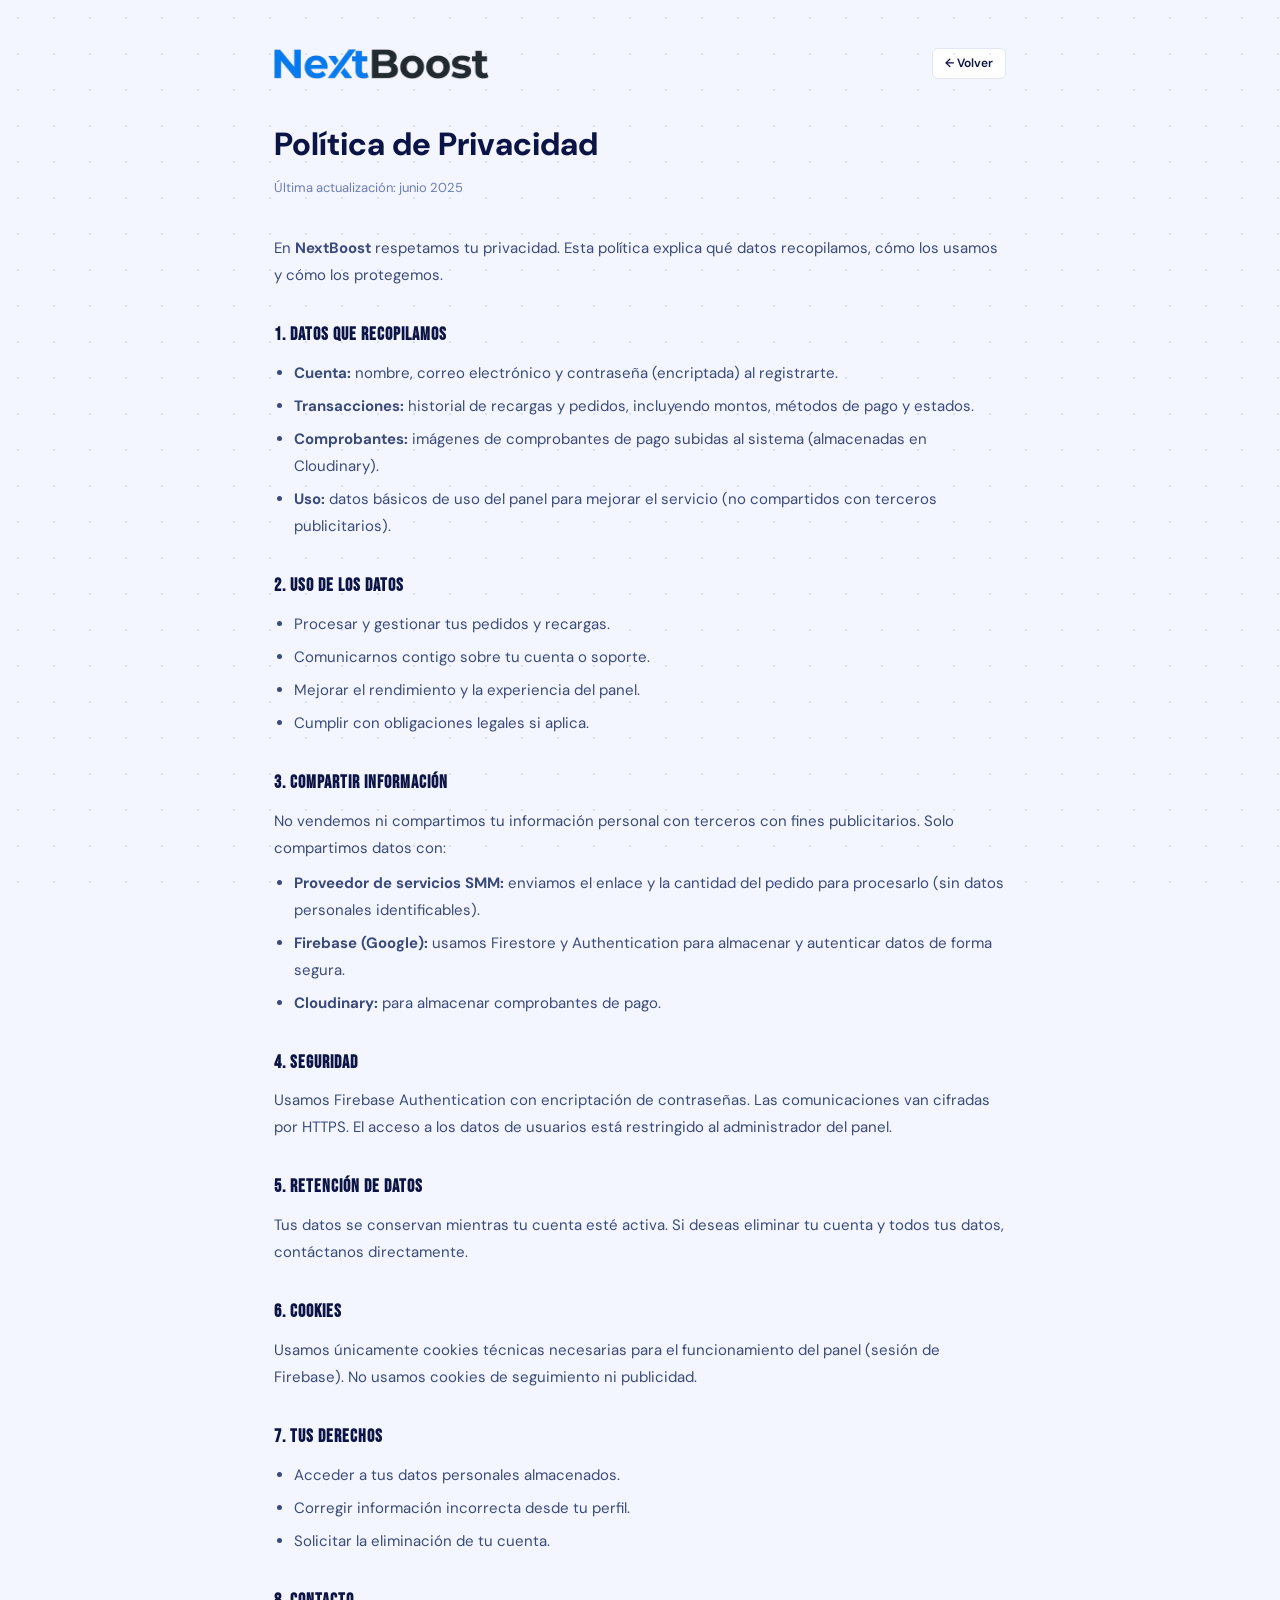
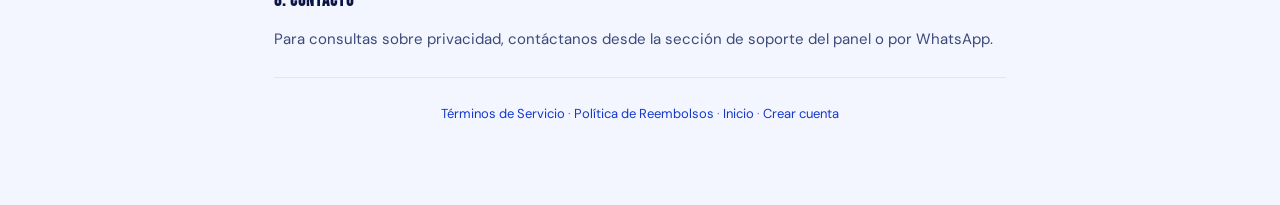
<file: privacy.html>
<!DOCTYPE html>
<html lang="es">
<head>
  <meta charset="UTF-8">
  <link rel="icon" type="image/svg+xml" href="favicon.svg">
  <meta name="viewport" content="width=device-width, initial-scale=1.0">
  <title>Política de Privacidad — NextBoost</title>
  <meta name="description" content="Cómo NextBoost recopila, usa y protege tu información personal.">
  <link rel="canonical" href="https://nextboost.dgp-link.com/privacy.html">
  <link rel="preconnect" href="https://fonts.googleapis.com">
  <link rel="preconnect" href="https://fonts.gstatic.com" crossorigin>
  <link rel="preload" as="style" href="https://fonts.googleapis.com/css2?family=Inter:wght@400;500;600;700;800&display=swap" onload="this.onload=null;this.rel='stylesheet'">
  <noscript><link href="https://fonts.googleapis.com/css2?family=Inter:wght@400;500;600;700;800&display=swap" rel="stylesheet"></noscript>
  <link rel="stylesheet" href="css/style.css">
  <style>
    body { background: var(--off); }
    .legal-wrap { max-width: 780px; margin: 0 auto; padding: 48px 24px 80px; }
    .legal-nav { display:flex; align-items:center; justify-content:space-between; margin-bottom:40px; }
    .legal-title { font-size:32px; font-weight:800; color:var(--navy); margin-bottom:8px; }
    .legal-date  { font-size:13px; color:var(--muted); margin-bottom:36px; }
    .legal-wrap h2 { font-size:18px; font-weight:700; color:var(--navy); margin:32px 0 10px; }
    .legal-wrap p, .legal-wrap li { font-size:15px; color:#3a4a7a; line-height:1.8; }
    .legal-wrap ul { padding-left:20px; margin-top:8px; }
    .legal-wrap ul li { margin-bottom:6px; }
    .divider { border:none; border-top:1px solid var(--border); margin:24px 0; }
  </style>
<!-- Cloudflare Web Analytics -->
<script defer src='https://static.cloudflareinsights.com/beacon.min.js' data-cf-beacon='{"token": "1aea0aeb111349889a0e7e38d955d5a3"}'></script>
<!-- End Cloudflare Web Analytics -->
</head>
<body>
<div class="legal-wrap">
  <div class="legal-nav">
    <a href="index.html" style="display:inline-block;line-height:0"><img src="img/logo.png" alt="NextBoost" class="logo-img"></a>
    <a href="index.html" class="btn btn-ghost btn-sm">← Volver</a>
  </div>

  <div class="legal-title">Política de Privacidad</div>
  <div class="legal-date">Última actualización: junio 2025</div>

  <p>En <strong>NextBoost</strong> respetamos tu privacidad. Esta política explica qué datos recopilamos, cómo los usamos y cómo los protegemos.</p>

  <h2>1. Datos que recopilamos</h2>
  <ul>
    <li><strong>Cuenta:</strong> nombre, correo electrónico y contraseña (encriptada) al registrarte.</li>
    <li><strong>Transacciones:</strong> historial de recargas y pedidos, incluyendo montos, métodos de pago y estados.</li>
    <li><strong>Comprobantes:</strong> imágenes de comprobantes de pago subidas al sistema (almacenadas en Cloudinary).</li>
    <li><strong>Uso:</strong> datos básicos de uso del panel para mejorar el servicio (no compartidos con terceros publicitarios).</li>
  </ul>

  <h2>2. Uso de los datos</h2>
  <ul>
    <li>Procesar y gestionar tus pedidos y recargas.</li>
    <li>Comunicarnos contigo sobre tu cuenta o soporte.</li>
    <li>Mejorar el rendimiento y la experiencia del panel.</li>
    <li>Cumplir con obligaciones legales si aplica.</li>
  </ul>

  <h2>3. Compartir información</h2>
  <p>No vendemos ni compartimos tu información personal con terceros con fines publicitarios. Solo compartimos datos con:</p>
  <ul>
    <li><strong>Proveedor de servicios SMM:</strong> enviamos el enlace y la cantidad del pedido para procesarlo (sin datos personales identificables).</li>
    <li><strong>Firebase (Google):</strong> usamos Firestore y Authentication para almacenar y autenticar datos de forma segura.</li>
    <li><strong>Cloudinary:</strong> para almacenar comprobantes de pago.</li>
  </ul>

  <h2>4. Seguridad</h2>
  <p>Usamos Firebase Authentication con encriptación de contraseñas. Las comunicaciones van cifradas por HTTPS. El acceso a los datos de usuarios está restringido al administrador del panel.</p>

  <h2>5. Retención de datos</h2>
  <p>Tus datos se conservan mientras tu cuenta esté activa. Si deseas eliminar tu cuenta y todos tus datos, contáctanos directamente.</p>

  <h2>6. Cookies</h2>
  <p>Usamos únicamente cookies técnicas necesarias para el funcionamiento del panel (sesión de Firebase). No usamos cookies de seguimiento ni publicidad.</p>

  <h2>7. Tus derechos</h2>
  <ul>
    <li>Acceder a tus datos personales almacenados.</li>
    <li>Corregir información incorrecta desde tu perfil.</li>
    <li>Solicitar la eliminación de tu cuenta.</li>
  </ul>

  <h2>8. Contacto</h2>
  <p>Para consultas sobre privacidad, contáctanos desde la sección de soporte del panel o por WhatsApp.</p>

  <hr class="divider">
  <p style="font-size:13px;color:var(--muted);text-align:center">
    <a href="terms.html" style="color:var(--blue)">Términos de Servicio</a> ·
    <a href="refunds.html" style="color:var(--blue)">Política de Reembolsos</a> ·
    <a href="index.html" style="color:var(--blue)">Inicio</a> ·
    <a href="register.html" style="color:var(--blue)">Crear cuenta</a>
  </p>
</div>
</body>
</html>
</file>
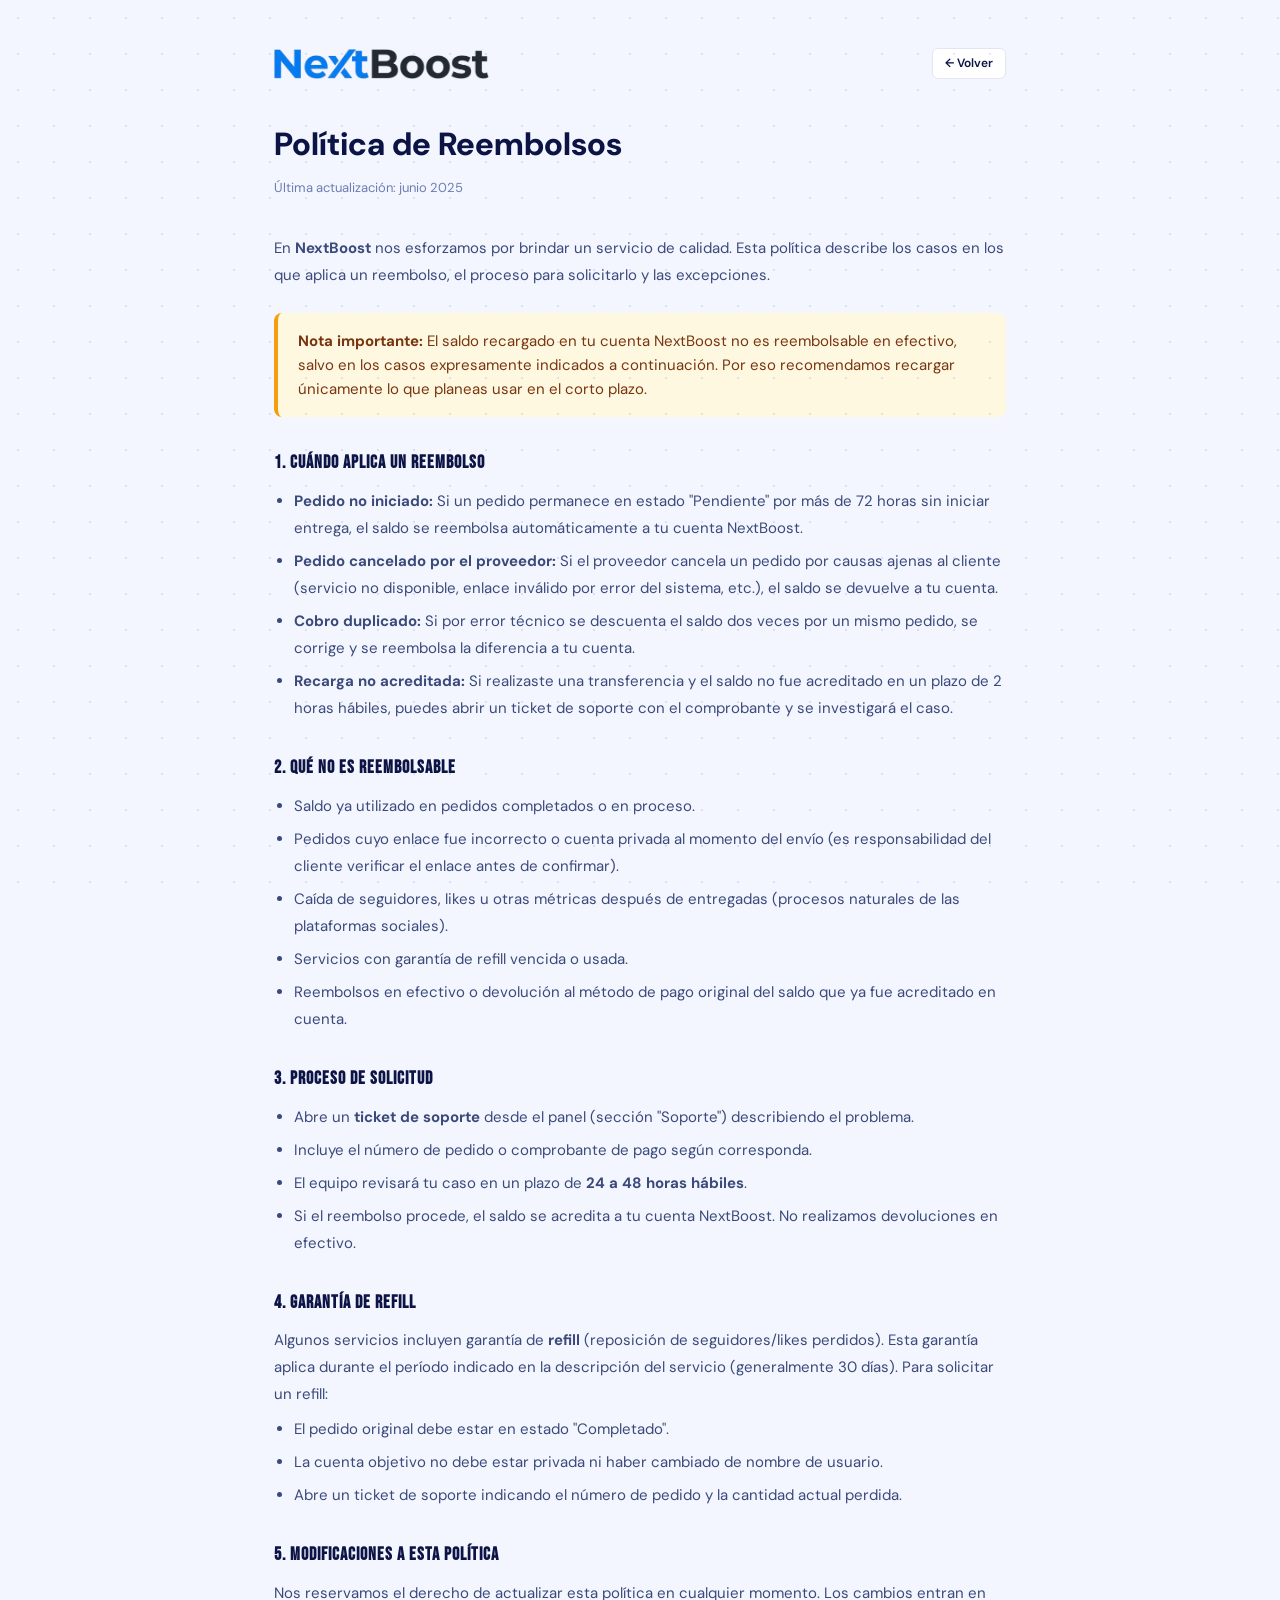
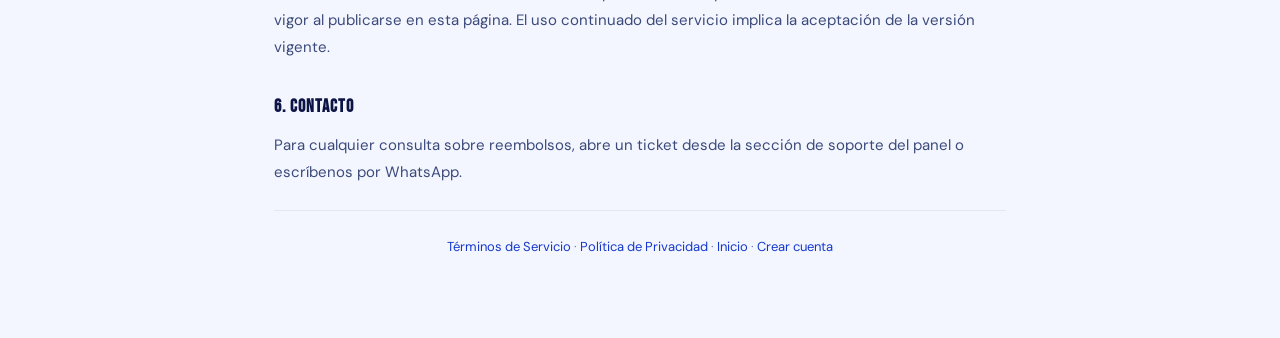
<file: refunds.html>
<!DOCTYPE html>
<html lang="es">
<head>
  <meta charset="UTF-8">
  <link rel="icon" type="image/svg+xml" href="favicon.svg">
  <meta name="viewport" content="width=device-width, initial-scale=1.0">
  <title>Política de Reembolsos — NextBoost</title>
  <meta name="description" content="Conoce la política de reembolsos de NextBoost: cuándo aplica, cómo solicitarlo y cuánto tiempo toma el proceso.">
  <link rel="canonical" href="https://nextboost.dgp-link.com/refunds.html">
  <link rel="preconnect" href="https://fonts.googleapis.com">
  <link rel="preconnect" href="https://fonts.gstatic.com" crossorigin>
  <link rel="preload" as="style" href="https://fonts.googleapis.com/css2?family=Inter:wght@400;500;600;700;800&display=swap" onload="this.onload=null;this.rel='stylesheet'">
  <noscript><link href="https://fonts.googleapis.com/css2?family=Inter:wght@400;500;600;700;800&display=swap" rel="stylesheet"></noscript>
  <link rel="stylesheet" href="css/style.css">
  <style>
    body { background: var(--off); }
    .legal-wrap { max-width: 780px; margin: 0 auto; padding: 48px 24px 80px; }
    .legal-nav { display:flex; align-items:center; justify-content:space-between; margin-bottom:40px; }
    .legal-title { font-size:32px; font-weight:800; color:var(--navy); margin-bottom:8px; }
    .legal-date  { font-size:13px; color:var(--muted); margin-bottom:36px; }
    .legal-wrap h2 { font-size:18px; font-weight:700; color:var(--navy); margin:32px 0 10px; }
    .legal-wrap p, .legal-wrap li { font-size:15px; color:#3a4a7a; line-height:1.8; }
    .legal-wrap ul { padding-left:20px; margin-top:8px; }
    .legal-wrap ul li { margin-bottom:6px; }
    .divider { border:none; border-top:1px solid var(--border); margin:24px 0; }
    .alert-box { background:#fff8e1; border-left:4px solid #f59e0b; border-radius:8px; padding:16px 20px; margin:24px 0; font-size:15px; color:#78350f; }
  </style>
<!-- Cloudflare Web Analytics -->
<script defer src='https://static.cloudflareinsights.com/beacon.min.js' data-cf-beacon='{"token": "1aea0aeb111349889a0e7e38d955d5a3"}'></script>
<!-- End Cloudflare Web Analytics -->
</head>
<body>
<div class="legal-wrap">
  <div class="legal-nav">
    <a href="index.html" style="display:inline-block;line-height:0"><img src="img/logo.png" alt="NextBoost" class="logo-img"></a>
    <a href="index.html" class="btn btn-ghost btn-sm">← Volver</a>
  </div>

  <div class="legal-title">Política de Reembolsos</div>
  <div class="legal-date">Última actualización: junio 2025</div>

  <p>En <strong>NextBoost</strong> nos esforzamos por brindar un servicio de calidad. Esta política describe los casos en los que aplica un reembolso, el proceso para solicitarlo y las excepciones.</p>

  <div class="alert-box">
    <strong>Nota importante:</strong> El saldo recargado en tu cuenta NextBoost no es reembolsable en efectivo, salvo en los casos expresamente indicados a continuación. Por eso recomendamos recargar únicamente lo que planeas usar en el corto plazo.
  </div>

  <h2>1. Cuándo aplica un reembolso</h2>
  <ul>
    <li><strong>Pedido no iniciado:</strong> Si un pedido permanece en estado "Pendiente" por más de 72 horas sin iniciar entrega, el saldo se reembolsa automáticamente a tu cuenta NextBoost.</li>
    <li><strong>Pedido cancelado por el proveedor:</strong> Si el proveedor cancela un pedido por causas ajenas al cliente (servicio no disponible, enlace inválido por error del sistema, etc.), el saldo se devuelve a tu cuenta.</li>
    <li><strong>Cobro duplicado:</strong> Si por error técnico se descuenta el saldo dos veces por un mismo pedido, se corrige y se reembolsa la diferencia a tu cuenta.</li>
    <li><strong>Recarga no acreditada:</strong> Si realizaste una transferencia y el saldo no fue acreditado en un plazo de 2 horas hábiles, puedes abrir un ticket de soporte con el comprobante y se investigará el caso.</li>
  </ul>

  <h2>2. Qué no es reembolsable</h2>
  <ul>
    <li>Saldo ya utilizado en pedidos completados o en proceso.</li>
    <li>Pedidos cuyo enlace fue incorrecto o cuenta privada al momento del envío (es responsabilidad del cliente verificar el enlace antes de confirmar).</li>
    <li>Caída de seguidores, likes u otras métricas después de entregadas (procesos naturales de las plataformas sociales).</li>
    <li>Servicios con garantía de refill vencida o usada.</li>
    <li>Reembolsos en efectivo o devolución al método de pago original del saldo que ya fue acreditado en cuenta.</li>
  </ul>

  <h2>3. Proceso de solicitud</h2>
  <ul>
    <li>Abre un <strong>ticket de soporte</strong> desde el panel (sección "Soporte") describiendo el problema.</li>
    <li>Incluye el número de pedido o comprobante de pago según corresponda.</li>
    <li>El equipo revisará tu caso en un plazo de <strong>24 a 48 horas hábiles</strong>.</li>
    <li>Si el reembolso procede, el saldo se acredita a tu cuenta NextBoost. No realizamos devoluciones en efectivo.</li>
  </ul>

  <h2>4. Garantía de refill</h2>
  <p>Algunos servicios incluyen garantía de <strong>refill</strong> (reposición de seguidores/likes perdidos). Esta garantía aplica durante el período indicado en la descripción del servicio (generalmente 30 días). Para solicitar un refill:</p>
  <ul>
    <li>El pedido original debe estar en estado "Completado".</li>
    <li>La cuenta objetivo no debe estar privada ni haber cambiado de nombre de usuario.</li>
    <li>Abre un ticket de soporte indicando el número de pedido y la cantidad actual perdida.</li>
  </ul>

  <h2>5. Modificaciones a esta política</h2>
  <p>Nos reservamos el derecho de actualizar esta política en cualquier momento. Los cambios entran en vigor al publicarse en esta página. El uso continuado del servicio implica la aceptación de la versión vigente.</p>

  <h2>6. Contacto</h2>
  <p>Para cualquier consulta sobre reembolsos, abre un ticket desde la sección de soporte del panel o escríbenos por WhatsApp.</p>

  <hr class="divider">
  <p style="font-size:13px;color:var(--muted);text-align:center">
    <a href="terms.html" style="color:var(--blue)">Términos de Servicio</a> ·
    <a href="privacy.html" style="color:var(--blue)">Política de Privacidad</a> ·
    <a href="index.html" style="color:var(--blue)">Inicio</a> ·
    <a href="register.html" style="color:var(--blue)">Crear cuenta</a>
  </p>
</div>
</body>
</html>
</file>
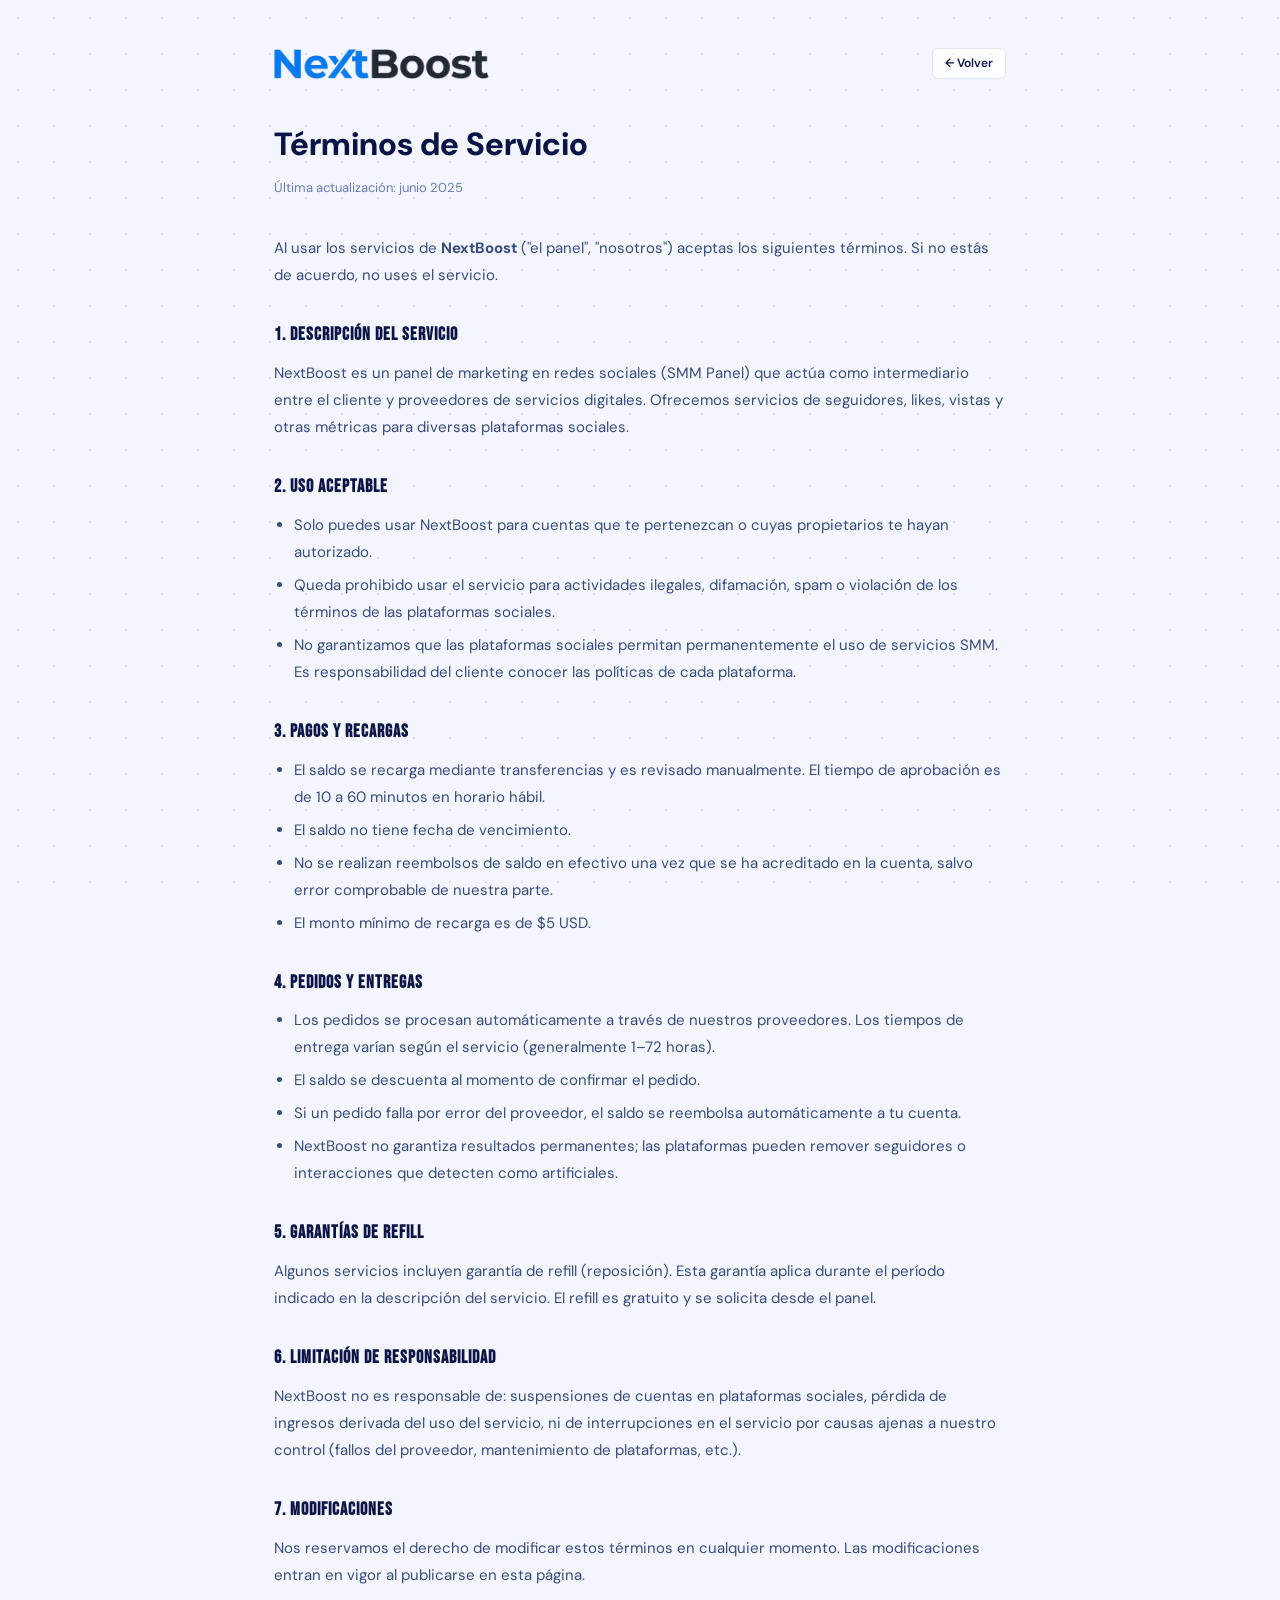
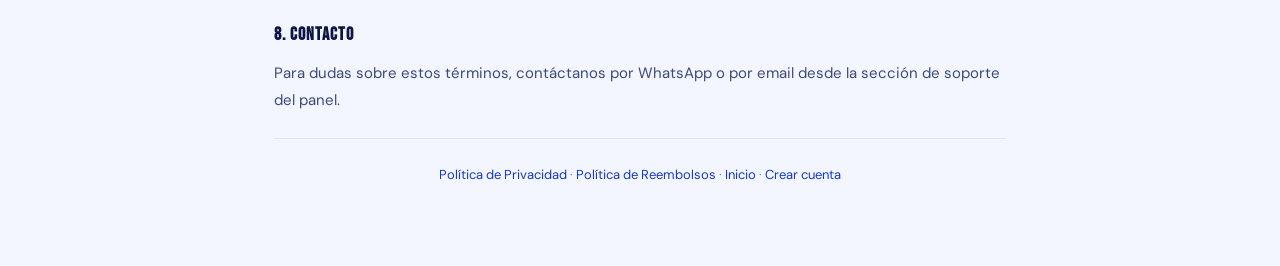
<file: terms.html>
<!DOCTYPE html>
<html lang="es">
<head>
  <meta charset="UTF-8">
  <link rel="icon" type="image/svg+xml" href="favicon.svg">
  <meta name="viewport" content="width=device-width, initial-scale=1.0">
  <title>Términos de Servicio — NextBoost</title>
  <meta name="description" content="Términos y condiciones de uso del panel SMM NextBoost.">
  <link rel="canonical" href="https://nextboost.dgp-link.com/terms.html">
  <link rel="preconnect" href="https://fonts.googleapis.com">
  <link rel="preconnect" href="https://fonts.gstatic.com" crossorigin>
  <link rel="preload" as="style" href="https://fonts.googleapis.com/css2?family=Inter:wght@400;500;600;700;800&display=swap" onload="this.onload=null;this.rel='stylesheet'">
  <noscript><link href="https://fonts.googleapis.com/css2?family=Inter:wght@400;500;600;700;800&display=swap" rel="stylesheet"></noscript>
  <link rel="stylesheet" href="css/style.css">
  <style>
    body { background: var(--off); }
    .legal-wrap { max-width: 780px; margin: 0 auto; padding: 48px 24px 80px; }
    .legal-nav { display:flex; align-items:center; justify-content:space-between; margin-bottom:40px; }
    .legal-title { font-size:32px; font-weight:800; color:var(--navy); margin-bottom:8px; }
    .legal-date  { font-size:13px; color:var(--muted); margin-bottom:36px; }
    .legal-wrap h2 { font-size:18px; font-weight:700; color:var(--navy); margin:32px 0 10px; }
    .legal-wrap p, .legal-wrap li { font-size:15px; color:#3a4a7a; line-height:1.8; }
    .legal-wrap ul { padding-left:20px; margin-top:8px; }
    .legal-wrap ul li { margin-bottom:6px; }
    .divider { border:none; border-top:1px solid var(--border); margin:24px 0; }
  </style>
<!-- Cloudflare Web Analytics -->
<script defer src='https://static.cloudflareinsights.com/beacon.min.js' data-cf-beacon='{"token": "1aea0aeb111349889a0e7e38d955d5a3"}'></script>
<!-- End Cloudflare Web Analytics -->
</head>
<body>
<div class="legal-wrap">
  <div class="legal-nav">
    <a href="index.html" style="display:inline-block;line-height:0"><img src="img/logo.png" alt="NextBoost" class="logo-img"></a>
    <a href="index.html" class="btn btn-ghost btn-sm">← Volver</a>
  </div>

  <div class="legal-title">Términos de Servicio</div>
  <div class="legal-date">Última actualización: junio 2025</div>

  <p>Al usar los servicios de <strong>NextBoost</strong> ("el panel", "nosotros") aceptas los siguientes términos. Si no estás de acuerdo, no uses el servicio.</p>

  <h2>1. Descripción del servicio</h2>
  <p>NextBoost es un panel de marketing en redes sociales (SMM Panel) que actúa como intermediario entre el cliente y proveedores de servicios digitales. Ofrecemos servicios de seguidores, likes, vistas y otras métricas para diversas plataformas sociales.</p>

  <h2>2. Uso aceptable</h2>
  <ul>
    <li>Solo puedes usar NextBoost para cuentas que te pertenezcan o cuyas propietarios te hayan autorizado.</li>
    <li>Queda prohibido usar el servicio para actividades ilegales, difamación, spam o violación de los términos de las plataformas sociales.</li>
    <li>No garantizamos que las plataformas sociales permitan permanentemente el uso de servicios SMM. Es responsabilidad del cliente conocer las políticas de cada plataforma.</li>
  </ul>

  <h2>3. Pagos y recargas</h2>
  <ul>
    <li>El saldo se recarga mediante transferencias y es revisado manualmente. El tiempo de aprobación es de 10 a 60 minutos en horario hábil.</li>
    <li>El saldo no tiene fecha de vencimiento.</li>
    <li>No se realizan reembolsos de saldo en efectivo una vez que se ha acreditado en la cuenta, salvo error comprobable de nuestra parte.</li>
    <li>El monto mínimo de recarga es de $5 USD.</li>
  </ul>

  <h2>4. Pedidos y entregas</h2>
  <ul>
    <li>Los pedidos se procesan automáticamente a través de nuestros proveedores. Los tiempos de entrega varían según el servicio (generalmente 1–72 horas).</li>
    <li>El saldo se descuenta al momento de confirmar el pedido.</li>
    <li>Si un pedido falla por error del proveedor, el saldo se reembolsa automáticamente a tu cuenta.</li>
    <li>NextBoost no garantiza resultados permanentes; las plataformas pueden remover seguidores o interacciones que detecten como artificiales.</li>
  </ul>

  <h2>5. Garantías de refill</h2>
  <p>Algunos servicios incluyen garantía de refill (reposición). Esta garantía aplica durante el período indicado en la descripción del servicio. El refill es gratuito y se solicita desde el panel.</p>

  <h2>6. Limitación de responsabilidad</h2>
  <p>NextBoost no es responsable de: suspensiones de cuentas en plataformas sociales, pérdida de ingresos derivada del uso del servicio, ni de interrupciones en el servicio por causas ajenas a nuestro control (fallos del proveedor, mantenimiento de plataformas, etc.).</p>

  <h2>7. Modificaciones</h2>
  <p>Nos reservamos el derecho de modificar estos términos en cualquier momento. Las modificaciones entran en vigor al publicarse en esta página.</p>

  <h2>8. Contacto</h2>
  <p>Para dudas sobre estos términos, contáctanos por WhatsApp o por email desde la sección de soporte del panel.</p>

  <hr class="divider">
  <p style="font-size:13px;color:var(--muted);text-align:center">
    <a href="privacy.html" style="color:var(--blue)">Política de Privacidad</a> ·
    <a href="refunds.html" style="color:var(--blue)">Política de Reembolsos</a> ·
    <a href="index.html" style="color:var(--blue)">Inicio</a> ·
    <a href="register.html" style="color:var(--blue)">Crear cuenta</a>
  </p>
</div>
</body>
</html>
</file>
<file: css/style.css>
@import url('https://fonts.googleapis.com/css2?family=Bebas+Neue&family=DM+Sans:ital,opsz,wght@0,9..40,300;0,9..40,400;0,9..40,500;0,9..40,600;0,9..40,700;1,9..40,400&display=swap');

/* ─── TOKENS ─────────────────────────────────────────────── */
:root {
  --white:    #ffffff;
  --off:      #f4f6ff;
  --blue:     #1438cc;
  --blue-m:   #2a52e0;
  --blue-l:   #4d78ff;
  --blue-xs:  #eef1ff;
  --navy:     #0c1445;
  --navy-m:   #162068;
  --muted:    #6b7db3;
  --soft:     #8b9cc8;
  --border:   #e2e6f3;
  --border2:  #c8d0f0;
  --green:    #16a34a;
  --red:      #dc2626;
  --yellow:   #d97706;
  --purple:   #7c3aed;
  --bg2:      #ffffff;
  --radius:   12px;
  --shadow:   0 2px 20px rgba(20,56,204,.07);
  --shadow-m: 0 6px 32px rgba(20,56,204,.13);
  --shadow-l: 0 12px 48px rgba(20,56,204,.18);
  --sidebar-w: 248px;
}

/* ─── DARK MODE TOKENS ────────────────────────────────── */
[data-theme="dark"] {
  --white:    #1a1f2e;
  --off:      #131720;
  --bg2:      #161b28;
  --navy:     #e8ecff;
  --navy-m:   #c5ccf5;
  --muted:    #7a88bb;
  --soft:     #5a6898;
  --border:   #252d48;
  --border2:  #303a60;
  --blue-xs:  #1a2050;
  --shadow:   0 2px 20px rgba(0,0,0,.3);
  --shadow-m: 0 6px 32px rgba(0,0,0,.4);
  --shadow-l: 0 12px 48px rgba(0,0,0,.5);
}
[data-theme="dark"] body         { background: #0f1119; }
[data-theme="dark"] .card        { background: #1a1f2e; }
[data-theme="dark"] .stat-card   { background: #1a1f2e; }
[data-theme="dark"] .input,
[data-theme="dark"] .select      { background: #252d48; color: var(--navy); border-color: var(--border); }
[data-theme="dark"] .input::placeholder { color: var(--soft); }
[data-theme="dark"] .topbar      { background: #1a1f2e; border-color: var(--border); }
[data-theme="dark"] .modal       { background: #1a1f2e; }
[data-theme="dark"] .auth-card   { background: #1a1f2e; }
[data-theme="dark"] .auth-page   { background: #0f1119; }
[data-theme="dark"] .svc-dropdown { background: #1a1f2e; border-color: var(--border); }
[data-theme="dark"] .svc-option:hover { background: #252d48; }
[data-theme="dark"] .service-info-box { background: #252d48; border-color: var(--border); }
[data-theme="dark"] th           { background: #1f2640; }
[data-theme="dark"] tr:hover td  { background: #1f2640 !important; }
[data-theme="dark"] .upload-area { background: #252d48; border-color: var(--border); }
[data-theme="dark"] .btn-ghost   { color: var(--muted); }
[data-theme="dark"] .btn-ghost:hover { background: #252d48; color: var(--navy); }
[data-theme="dark"] .btn-outline { border-color: var(--border2); color: var(--navy); }
[data-theme="dark"] .btn-outline:hover { background: #252d48; }
[data-theme="dark"] code         { background: #252d48; color: #7dd3fc; }
[data-theme="dark"] .legal-wrap  { color: var(--navy); }
[data-theme="dark"] .legal-wrap p,
[data-theme="dark"] .legal-wrap li { color: var(--muted); }

*, *::before, *::after { box-sizing: border-box; margin: 0; padding: 0; }
html { scroll-behavior: smooth; }

body {
  font-family: 'DM Sans', system-ui, sans-serif;
  background: var(--off);
  color: var(--navy);
  min-height: 100vh;
  line-height: 1.6;
  overflow-x: hidden;
}

/* dotted grid */
body::before {
  content: '';
  position: fixed; inset: 0;
  background-image: radial-gradient(circle, rgba(20,56,204,.12) 1px, transparent 1px);
  background-size: 36px 36px;
  pointer-events: none;
  z-index: 0;
}

nav, main, section, .sidebar, .main-content, .auth-page,
.landing-nav, .hero, .stats-bar, .cta-section, .landing-footer,
.modal-overlay, #toast-container, .loading-overlay { position: relative; z-index: 1; }

a { color: var(--blue); text-decoration: none; transition: color .2s; }
a:hover { color: var(--blue-m); }

::-webkit-scrollbar { width: 5px; height: 5px; }
::-webkit-scrollbar-track { background: var(--off); }
::-webkit-scrollbar-thumb { background: var(--blue-l); border-radius: 4px; }

/* ─── TYPOGRAPHY ─────────────────────────────────────────── */
h1, h2, .logo, .stat-value { font-family: 'Bebas Neue', sans-serif; letter-spacing: 1px; }
.gradient-text {
  background: linear-gradient(135deg, var(--blue) 0%, var(--blue-l) 100%);
  -webkit-background-clip: text;
  -webkit-text-fill-color: transparent;
  background-clip: text;
}

/* ─── ANIMATIONS ─────────────────────────────────────────── */
@keyframes spin    { to { transform: rotate(360deg); } }
@keyframes fadeUp  { from { opacity:0; transform:translateY(16px); } to { opacity:1; transform:translateY(0); } }
@keyframes fadeIn  { from { opacity:0; } to { opacity:1; } }
@keyframes slideIn { from { transform:translateX(24px); opacity:0; } to { transform:translateX(0); opacity:1; } }
@keyframes pulse   { 0%,100% { opacity:1; } 50% { opacity:.5; } }
@keyframes scaleIn { from { transform:scale(.94); opacity:0; } to { transform:scale(1); opacity:1; } }
@keyframes shimmer {
  0%   { background-position: -400px 0; }
  100% { background-position:  400px 0; }
}

.animate-fade-up  { animation: fadeUp  .4s ease both; }
.animate-fade-in  { animation: fadeIn  .3s ease both; }
.animate-slide-in { animation: slideIn .35s ease both; }

.page-section { animation: fadeUp .35s ease both; }

/* stagger children */
.page-section > *:nth-child(1) { animation-delay: .04s; }
.page-section > *:nth-child(2) { animation-delay: .08s; }
.page-section > *:nth-child(3) { animation-delay: .12s; }
.page-section > *:nth-child(4) { animation-delay: .16s; }

/* ─── BUTTONS ────────────────────────────────────────────── */
.btn {
  display: inline-flex; align-items: center; gap: 8px;
  padding: 10px 22px; border-radius: 8px; border: none;
  cursor: pointer; font-size: 14px; font-weight: 600;
  font-family: 'DM Sans', sans-serif;
  transition: transform .18s ease, box-shadow .18s ease, background .18s ease;
  white-space: nowrap; user-select: none;
}
.btn:active { transform: scale(.97) !important; }

.btn-primary {
  background: var(--blue); color: #fff;
  box-shadow: 0 4px 18px rgba(20,56,204,.28);
}
.btn-primary:hover { background: var(--blue-m); transform: translateY(-2px); box-shadow: 0 8px 28px rgba(20,56,204,.38); }

.btn-outline {
  background: transparent; color: var(--blue);
  border: 1.5px solid var(--blue);
}
.btn-outline:hover { background: var(--blue); color: #fff; transform: translateY(-1px); }

.btn-ghost {
  background: var(--white); color: var(--navy);
  border: 1.5px solid var(--border);
}
.btn-ghost:hover { border-color: var(--blue-l); color: var(--blue); background: var(--blue-xs); }

.btn-danger  { background: var(--red);    color: #fff; box-shadow: 0 4px 14px rgba(220,38,38,.2); }
.btn-danger:hover  { background: #b91c1c; transform: translateY(-1px); }
.btn-success { background: var(--green);  color: #fff; box-shadow: 0 4px 14px rgba(22,163,74,.2); }
.btn-success:hover { background: #15803d; transform: translateY(-1px); }

.btn-sm  { padding: 5px 12px; font-size: 12px; border-radius: 6px; }
.btn-lg  { padding: 14px 34px; font-size: 16px; }
.btn-full { width: 100%; justify-content: center; }

/* ─── INPUTS ─────────────────────────────────────────────── */
.input, .select, .textarea {
  width: 100%; background: var(--white);
  border: 1.5px solid var(--border); border-radius: 8px;
  padding: 10px 14px; color: var(--navy);
  font-size: 14px; font-family: 'DM Sans', sans-serif;
  transition: border-color .2s, box-shadow .2s; outline: none;
}
.input:focus, .select:focus, .textarea:focus {
  border-color: var(--blue);
  box-shadow: 0 0 0 3px rgba(20,56,204,.1);
}
.input::placeholder { color: var(--soft); }
.select option { background: var(--white); color: var(--navy); }
.textarea { resize: vertical; min-height: 80px; }
.form-group { margin-bottom: 16px; }
.form-group label { display: block; margin-bottom: 6px; font-size: 13px; color: var(--muted); font-weight: 500; }

/* ─── CARDS ──────────────────────────────────────────────── */
.card {
  background: var(--white);
  border: 1.5px solid var(--border);
  border-radius: var(--radius);
  box-shadow: var(--shadow);
  transition: box-shadow .25s ease, transform .25s ease;
}
.card:hover { box-shadow: var(--shadow-m); }
.card-body { padding: 24px; }
.card-header {
  padding: 16px 24px;
  border-bottom: 1.5px solid var(--border);
  font-weight: 700; font-size: 14px;
  color: var(--navy); letter-spacing: .2px;
  display: flex; align-items: center;
}

/* ─── STAT CARDS ─────────────────────────────────────────── */
.stat-card {
  background: var(--white);
  border: 1.5px solid var(--border);
  border-radius: var(--radius);
  padding: 22px; position: relative; overflow: hidden;
  box-shadow: var(--shadow);
  transition: transform .25s ease, box-shadow .25s ease;
}
.stat-card:hover { transform: translateY(-3px); box-shadow: var(--shadow-m); }
.stat-card::after {
  content: '';
  position: absolute; top: 0; left: 0; right: 0; height: 3px;
  background: linear-gradient(90deg, var(--blue), var(--blue-l));
}
.stat-card .stat-icon {
  width: 44px; height: 44px; border-radius: 10px;
  background: var(--blue-xs); display: flex; align-items: center;
  justify-content: center; font-size: 20px; margin-bottom: 14px;
}
.stat-card .stat-value { font-size: 30px; font-family: 'Bebas Neue', sans-serif; margin-bottom: 4px; color: var(--navy); letter-spacing: 1px; }
.stat-card .stat-label { font-size: 12px; color: var(--muted); font-weight: 500; text-transform: uppercase; letter-spacing: .4px; }

/* ─── BADGES ─────────────────────────────────────────────── */
.badge {
  display: inline-flex; align-items: center; gap: 4px;
  padding: 3px 10px; border-radius: 20px;
  font-size: 11px; font-weight: 700;
  text-transform: uppercase; letter-spacing: .5px;
}
.badge-pending    { background: #fef9ee; color: #b45309; border: 1px solid #fde68a; }
.badge-active     { background: var(--blue-xs); color: var(--blue); border: 1px solid var(--border2); }
.badge-completed  { background: #f0fdf4; color: #15803d; border: 1px solid #bbf7d0; }
.badge-partial    { background: #fff7ed; color: #c2410c; border: 1px solid #fed7aa; }
.badge-canceled   { background: #fff1f2; color: #be123c; border: 1px solid #fecdd3; }
.badge-processing { background: #f5f3ff; color: #6d28d9; border: 1px solid #ddd6fe; }
.badge-approved   { background: #f0fdf4; color: #15803d; border: 1px solid #bbf7d0; }
.badge-rejected   { background: #fff1f2; color: #be123c; border: 1px solid #fecdd3; }
.badge-admin      { background: var(--blue-xs); color: var(--blue); border: 1px solid var(--border2); }

/* ─── TABLES ─────────────────────────────────────────────── */
.table-wrap { overflow-x: auto; }
table { width: 100%; border-collapse: collapse; font-size: 13px; }
th {
  padding: 10px 16px; text-align: left;
  color: var(--muted); font-weight: 600; font-size: 11px;
  text-transform: uppercase; letter-spacing: .6px;
  border-bottom: 1.5px solid var(--border);
  background: var(--off);
}
td { padding: 13px 16px; border-bottom: 1px solid var(--border); vertical-align: middle; color: var(--navy); }
tr:last-child td { border-bottom: none; }
tr { transition: background .15s; }
tr:hover td { background: var(--blue-xs); }

/* ─── ALERTS ─────────────────────────────────────────────── */
.alert {
  padding: 12px 16px; border-radius: 8px;
  font-size: 13px; margin-bottom: 16px;
  display: flex; align-items: center; gap: 10px;
  animation: fadeIn .3s ease;
}
.alert-error   { background: #fff1f2; border: 1px solid #fecdd3; color: #be123c; }
.alert-success { background: #f0fdf4; border: 1px solid #bbf7d0; color: #15803d; }
.alert-info    { background: var(--blue-xs); border: 1px solid var(--border2); color: var(--blue); }
.alert-warning { background: #fef9ee; border: 1px solid #fde68a; color: #b45309; }

/* ─── MODALS ─────────────────────────────────────────────── */
.modal-overlay {
  position: fixed; inset: 0;
  background: rgba(12,20,69,.45);
  backdrop-filter: blur(6px);
  z-index: 1000;
  display: flex; align-items: center; justify-content: center;
  opacity: 0; pointer-events: none; transition: opacity .25s;
}
.modal-overlay.active { opacity: 1; pointer-events: all; }
.modal {
  background: var(--white);
  border: 1.5px solid var(--border);
  border-radius: 16px;
  width: 90%; max-width: 520px; max-height: 90vh; overflow-y: auto;
  transform: scale(.94) translateY(12px); transition: transform .28s cubic-bezier(.34,1.56,.64,1);
  box-shadow: var(--shadow-l);
}
.modal-overlay.active .modal { transform: scale(1) translateY(0); }
.modal-header {
  padding: 20px 24px; border-bottom: 1.5px solid var(--border);
  display: flex; align-items: center; justify-content: space-between;
  font-weight: 700; font-size: 16px; color: var(--navy);
}
.modal-body { padding: 24px; }
.modal-close {
  background: none; border: none; color: var(--soft); cursor: pointer;
  font-size: 20px; line-height: 1; transition: color .2s;
  width: 32px; height: 32px; border-radius: 8px;
  display: flex; align-items: center; justify-content: center;
}
.modal-close:hover { color: var(--navy); background: var(--off); }

/* ─── SIDEBAR ────────────────────────────────────────────── */
.sidebar {
  width: var(--sidebar-w);
  height: 100vh;
  height: 100dvh;
  background: var(--navy);
  border-right: 1px solid rgba(255,255,255,.06);
  display: flex; flex-direction: column;
  position: fixed; top: 0; left: 0; bottom: 0; z-index: 100;
  transition: transform .3s cubic-bezier(.4,0,.2,1);
  overflow: hidden;
}
.sidebar-footer {
  flex-shrink: 0;
  padding-bottom: max(14px, env(safe-area-inset-bottom));
}
/* subtle blue shimmer on top */
.sidebar::before {
  content: '';
  position: absolute; top: 0; left: 0; right: 0; height: 3px;
  background: linear-gradient(90deg, var(--blue), var(--blue-l));
}

.sidebar-logo {
  padding: 28px 20px 18px;
  border-bottom: 1px solid rgba(255,255,255,.07);
}
.sidebar-logo .logo {
  font-family: 'Bebas Neue', sans-serif;
  font-size: 24px; letter-spacing: 4px;
  color: var(--white);
}
.sidebar-logo .logo span { color: var(--blue-l); }
.sidebar-logo .sub {
  font-size: 10px; color: var(--blue-l);
  font-weight: 600; letter-spacing: 1.5px;
  text-transform: uppercase; margin-top: 3px;
}

.sidebar-nav { flex: 1; padding: 18px 12px; overflow-y: auto; }
.nav-section { margin-bottom: 28px; }
.nav-section-title {
  font-size: 10px; color: rgba(255,255,255,.3);
  text-transform: uppercase; letter-spacing: 1.5px;
  padding: 0 10px; margin-bottom: 8px; font-weight: 600;
}
.nav-item {
  display: flex; align-items: center; gap: 10px;
  padding: 10px 12px; border-radius: 9px;
  color: rgba(255,255,255,.55); font-size: 14px; font-weight: 500;
  cursor: pointer; transition: all .18s; margin-bottom: 3px;
  position: relative;
}
.nav-item:hover {
  background: rgba(255,255,255,.07);
  color: var(--white);
  transform: translateX(2px);
}
.nav-item.active {
  background: rgba(77,120,255,.18);
  color: var(--blue-l);
  border: 1px solid rgba(77,120,255,.3);
}
.nav-item.active::before {
  content: '';
  position: absolute; left: -12px; top: 50%;
  transform: translateY(-50%);
  width: 3px; height: 60%; background: var(--blue-l);
  border-radius: 0 3px 3px 0;
}
.nav-item .nav-icon { width: 20px; text-align: center; font-size: 15px; }

.sidebar-footer {
  padding: 14px 12px;
  border-top: 1px solid rgba(255,255,255,.07);
}
.sidebar-user {
  display: flex; align-items: center; gap: 10px;
  padding: 10px 12px; border-radius: 9px;
  margin-bottom: 8px;
}
.sidebar-user .avatar {
  width: 36px; height: 36px; border-radius: 50%;
  background: linear-gradient(135deg, var(--blue), var(--blue-l));
  display: flex; align-items: center; justify-content: center;
  font-weight: 700; font-size: 14px; color: #fff; flex-shrink: 0;
  box-shadow: 0 0 0 3px rgba(77,120,255,.25);
}
.sidebar-user .user-info .name { font-size: 13px; font-weight: 600; color: var(--white); }
.sidebar-user .user-info .role { font-size: 11px; color: var(--soft); }

/* ─── MAIN LAYOUT ────────────────────────────────────────── */
.layout { display: flex; min-height: 100vh; }
.main-content { flex: 1; margin-left: var(--sidebar-w); min-height: 100vh; background: var(--off); }

.topbar {
  padding: 18px 32px;
  border-bottom: 1.5px solid var(--border);
  display: flex; align-items: center; justify-content: space-between;
  background: var(--white);
  position: sticky; top: 0; z-index: 50;
  box-shadow: 0 2px 16px rgba(20,56,204,.08);
}
.topbar-title { font-family: 'Bebas Neue', sans-serif; font-size: 26px; letter-spacing: 1.5px; color: var(--navy); }
.topbar-right { display: flex; align-items: center; gap: 12px; }

.balance-chip {
  background: var(--blue-xs);
  border: 1.5px solid var(--border2);
  border-radius: 20px; padding: 6px 16px;
  font-size: 13px; font-weight: 700; color: var(--blue);
}

.page { padding: 28px; }
.hamburger { display: none; background: none; border: none; color: var(--navy); font-size: 22px; cursor: pointer; }

/* ─── LANDING NAV ────────────────────────────────────────── */
.landing-nav {
  position: fixed; top: 0; left: 0; right: 0; z-index: 100;
  padding: 18px 52px;
  display: flex; align-items: center; justify-content: space-between;
  background: rgba(255,255,255,.9);
  backdrop-filter: blur(20px);
  border-bottom: 1px solid var(--border);
  transition: box-shadow .3s;
}
.landing-nav.scrolled { box-shadow: var(--shadow-m); }
.logo { font-family: 'Bebas Neue', sans-serif; font-size: 22px; letter-spacing: 4px; color: var(--navy); }
.logo span { color: var(--blue); }
.logo-img { height: 30px; width: auto; display: block; }
.logo-img-xl { height: 44px; }
.sidebar-logo .logo-img { height: 24px; }
.nav-links { display: flex; align-items: center; gap: 6px; }
.nav-links a {
  color: var(--navy); font-size: 13px; font-weight: 700;
  text-transform: uppercase; letter-spacing: .8px;
  padding: 8px 14px; border-radius: 8px; position: relative;
  transition: color .2s, background .2s;
}
.nav-links a::after {
  content: ''; position: absolute; left: 14px; right: 14px; bottom: 4px;
  height: 2px; border-radius: 2px; background: var(--blue);
  transform: scaleX(0); transform-origin: left;
  transition: transform .25s ease;
}
.nav-links a:hover { color: var(--blue); background: var(--blue-xs); }
.nav-links a:hover::after { transform: scaleX(1); }
.nav-cta { display: flex; gap: 10px; }

/* ─── HERO ───────────────────────────────────────────────── */
.hero {
  min-height: 100vh;
  display: flex; align-items: center; justify-content: center;
  text-align: center; padding: 130px 20px 80px;
  position: relative; overflow: hidden;
}
/* blue radial glow behind hero text */
.hero::before {
  content: '';
  position: absolute; top: 20%; left: 50%; transform: translateX(-50%);
  width: 700px; height: 400px;
  background: radial-gradient(ellipse, rgba(20,56,204,.1) 0%, transparent 70%);
  pointer-events: none;
}
.hero::after {
  content: '';
  position: absolute; bottom: 0; left: 0; right: 0; height: 1px;
  background: var(--border);
}
.hero-badge {
  display: inline-flex; align-items: center; gap: 8px;
  background: var(--blue-xs); border: 1px solid var(--border2);
  border-radius: 20px; padding: 6px 18px;
  font-size: 12px; color: var(--blue); font-weight: 700;
  margin-bottom: 28px; letter-spacing: .5px; text-transform: uppercase;
  animation: fadeIn .6s ease both;
}
.hero h1 {
  font-family: 'Bebas Neue', sans-serif;
  font-size: clamp(64px, 10.5vw, 122px); letter-spacing: 2px; line-height: .98;
  margin-bottom: 22px; color: var(--navy);
  animation: fadeUp .6s ease .1s both;
}
/* Animated gradient sweep on the highlighted hero words */
.hero .gradient-text {
  background: linear-gradient(90deg, var(--blue), var(--blue-l), #7c3aed, var(--blue-l), var(--blue));
  background-size: 300% 100%;
  -webkit-background-clip: text; background-clip: text;
  -webkit-text-fill-color: transparent;
  animation: gradientSweep 6s ease-in-out infinite;
}
@keyframes gradientSweep {
  0%, 100% { background-position: 0% 50%; }
  50%      { background-position: 100% 50%; }
}
/* Soft glow pulse on the hero primary CTA */
.hero-btns .btn-primary {
  animation: ctaGlow 2.8s ease-in-out infinite;
}
@keyframes ctaGlow {
  0%, 100% { box-shadow: 0 4px 18px rgba(20,56,204,.28); }
  50%      { box-shadow: 0 6px 34px rgba(20,56,204,.55); }
}
/* Phone mockup levitates gently */
.hero-visual svg {
  animation: phoneFloat 6s ease-in-out infinite;
}
@keyframes phoneFloat {
  0%, 100% { transform: translateY(0) rotate(0deg); }
  50%      { transform: translateY(-14px) rotate(.6deg); }
}
/* Glow orbs breathe */
.glow-orb { animation: orbPulse 9s ease-in-out infinite; }
@keyframes orbPulse {
  0%, 100% { opacity: .15; transform: scale(1); }
  50%      { opacity: .26; transform: scale(1.15); }
}
@media (prefers-reduced-motion: reduce) {
  .hero .gradient-text, .hero-btns .btn-primary, .hero-visual svg, .glow-orb { animation: none; }
}
.hero p {
  font-size: 18px; color: var(--muted); max-width: 520px;
  margin: 0 auto 40px; font-weight: 400;
  animation: fadeUp .6s ease .2s both;
}
.hero-btns {
  display: flex; gap: 14px; justify-content: center; flex-wrap: wrap;
  animation: fadeUp .6s ease .3s both;
}

/* ─── STATS BAR ──────────────────────────────────────────── */
.stats-bar {
  padding: 32px 52px;
  border-bottom: 1px solid var(--border);
  display: flex; justify-content: center; gap: 64px; flex-wrap: wrap;
  background: var(--white);
}
.stat-item { text-align: center; }
.stat-item .val { font-family: 'Bebas Neue', sans-serif; font-size: 40px; letter-spacing: 1px; color: var(--blue); }
.stat-item .lbl { font-size: 12px; color: var(--muted); margin-top: 3px; font-weight: 500; text-transform: uppercase; letter-spacing: .5px; }

/* ─── SECTIONS ───────────────────────────────────────────── */
section { padding: 64px 52px; max-width: 1200px; margin: 0 auto; }
section h2 { font-family: 'Bebas Neue', sans-serif; font-size: clamp(32px, 4vw, 46px); letter-spacing: 1px; text-align: center; margin-bottom: 12px; color: var(--navy); }
section .subtitle { text-align: center; color: var(--muted); margin-bottom: 44px; font-size: 16px; max-width: 540px; margin-left: auto; margin-right: auto; }

/* Scroll-reveal: sections fade up as they enter the viewport */
.reveal { opacity: 0; transform: translateY(28px); transition: opacity .6s ease, transform .6s ease; }
.reveal.reveal-visible { opacity: 1; transform: translateY(0); }

/* Staggered card entrances: children animate one-by-one after the
   section becomes visible — this is what makes the page feel alive */
.reveal .feature-card, .reveal .platform-card, .reveal .benefit-card,
.reveal .step-card, .reveal .testimonial-card, .reveal .payment-card,
.reveal .pricing-card {
  opacity: 0; transform: translateY(24px) scale(.98);
  transition: opacity .55s ease, transform .55s cubic-bezier(.22,.9,.36,1);
}
.reveal-visible .feature-card, .reveal-visible .platform-card, .reveal-visible .benefit-card,
.reveal-visible .step-card, .reveal-visible .testimonial-card, .reveal-visible .payment-card,
.reveal-visible .pricing-card {
  opacity: 1; transform: translateY(0) scale(1);
}
.reveal-visible > * > * > :nth-child(1),  .reveal-visible > * > :nth-child(1)  { transition-delay: .05s; }
.reveal-visible > * > * > :nth-child(2),  .reveal-visible > * > :nth-child(2)  { transition-delay: .12s; }
.reveal-visible > * > * > :nth-child(3),  .reveal-visible > * > :nth-child(3)  { transition-delay: .19s; }
.reveal-visible > * > * > :nth-child(4),  .reveal-visible > * > :nth-child(4)  { transition-delay: .26s; }
.reveal-visible > * > * > :nth-child(5),  .reveal-visible > * > :nth-child(5)  { transition-delay: .33s; }
.reveal-visible > * > * > :nth-child(6),  .reveal-visible > * > :nth-child(6)  { transition-delay: .40s; }
.reveal-visible > * > * > :nth-child(7),  .reveal-visible > * > :nth-child(7)  { transition-delay: .47s; }
.reveal-visible > * > * > :nth-child(8),  .reveal-visible > * > :nth-child(8)  { transition-delay: .54s; }

@media (prefers-reduced-motion: reduce) {
  .reveal, .reveal .feature-card, .reveal .platform-card, .reveal .benefit-card,
  .reveal .step-card, .reveal .testimonial-card, .reveal .payment-card,
  .reveal .pricing-card { opacity: 1; transform: none; transition: none; }
}

/* ─── FEATURE CARDS ──────────────────────────────────────── */
.features-grid { display: grid; grid-template-columns: repeat(auto-fit, minmax(260px, 1fr)); gap: 20px; }
.feature-card {
  background: var(--white); border: 1.5px solid var(--border);
  border-radius: var(--radius); padding: 30px;
  transition: all .25s cubic-bezier(.4,0,.2,1);
  box-shadow: var(--shadow);
}
.feature-card:hover {
  border-color: var(--blue-l); transform: translateY(-4px);
  box-shadow: var(--shadow-m);
}
.feature-card .icon {
  font-size: 26px; margin-bottom: 14px;
  width: 48px; height: 48px; background: var(--blue-xs);
  border-radius: 12px; display: flex; align-items: center; justify-content: center;
}
.feature-card h3 { font-size: 16px; font-weight: 700; margin-bottom: 8px; color: var(--navy); }
.feature-card p { font-size: 14px; color: var(--muted); line-height: 1.7; }

/* ─── NETWORKS ───────────────────────────────────────────── */
.networks-grid { display: flex; flex-wrap: wrap; gap: 10px; justify-content: center; }
.network-chip {
  background: var(--white); border: 1.5px solid var(--border);
  border-radius: 30px; padding: 9px 20px;
  font-size: 13px; font-weight: 600; color: var(--navy);
  display: flex; align-items: center; gap: 7px;
  transition: all .2s; box-shadow: var(--shadow);
}
.network-chip:hover { border-color: var(--blue); color: var(--blue); background: var(--blue-xs); transform: translateY(-2px); }

/* ─── PAYMENTS ───────────────────────────────────────────── */
.payment-grid { display: flex; flex-wrap: wrap; gap: 16px; justify-content: center; }
.payment-card {
  background: var(--white); border: 1.5px solid var(--border);
  border-radius: var(--radius); padding: 22px 32px;
  display: flex; flex-direction: column; align-items: center; gap: 8px;
  font-size: 14px; font-weight: 600; color: var(--navy);
  transition: all .25s; box-shadow: var(--shadow);
}
.payment-card:hover { border-color: var(--blue); box-shadow: var(--shadow-m); transform: translateY(-3px); }
.payment-card .pay-icon { font-size: 30px; }

/* ─── CTA ────────────────────────────────────────────────── */
.cta-section {
  text-align: center; padding: 88px 52px;
  background: linear-gradient(150deg, #0c1445 0%, #162068 55%, #1a2a8a 100%);
  color: #fff; overflow: hidden; position: relative;
}
.cta-art {
  position: absolute; inset: 0; width: 100%; height: 100%;
  pointer-events: none;
}
.cta-bubble { animation: ctaBubbleFloat 5s ease-in-out infinite; }
@keyframes ctaBubbleFloat {
  0%, 100% { transform: translateY(0); }
  50%      { transform: translateY(-12px); }
}
.cta-kicker {
  display: inline-block; margin-bottom: 18px;
  font-size: 12px; font-weight: 700; letter-spacing: 1.2px; text-transform: uppercase;
  color: #8fb0ff; background: rgba(77,120,255,.12);
  border: 1px solid rgba(77,120,255,.3);
  padding: 7px 16px; border-radius: 24px;
}
.cta-trust {
  margin-top: 26px; font-size: 13px; color: rgba(255,255,255,.55);
}
.cta-trust span { color: #fbbf24; letter-spacing: 2px; margin-right: 6px; }
@media (prefers-reduced-motion: reduce) { .cta-bubble { animation: none; } }
.cta-section::before {
  content: '';
  position: absolute; top: -50%; left: 50%; transform: translateX(-50%);
  width: 800px; height: 400px;
  background: radial-gradient(ellipse, rgba(77,120,255,.25) 0%, transparent 65%);
  pointer-events: none;
}
.cta-section h2 { color: var(--white); font-family: 'Bebas Neue', sans-serif; font-size: clamp(38px, 6vw, 68px); margin-bottom: 14px; }
.cta-section p { color: rgba(255,255,255,.65); margin-bottom: 32px; font-size: 17px; max-width: 480px; margin-left: auto; margin-right: auto; }

/* ─── FOOTER ─────────────────────────────────────────────── */
.landing-footer {
  background: var(--white);
  border-top: 1.5px solid var(--border);
  padding: 36px 40px 0;
  color: var(--muted);
  font-size: 13px;
}
.footer-inner {
  max-width: 960px;
  margin: 0 auto;
  display: flex;
  gap: 40px;
  padding-bottom: 28px;
  border-bottom: 1px solid var(--border);
  flex-wrap: wrap;
}
.footer-brand { flex: 0 0 200px; }
.footer-links { display: flex; gap: 40px; flex: 1; flex-wrap: wrap; }
.footer-col { display: flex; flex-direction: column; gap: 10px; min-width: 130px; }
.footer-col-title { font-size: 11px; font-weight: 700; letter-spacing: 1px; text-transform: uppercase; color: var(--navy); margin-bottom: 4px; }
.landing-footer a { color: var(--muted); font-size: 13px; }
.landing-footer a:hover { color: var(--blue); }
.footer-bottom {
  max-width: 960px;
  margin: 0 auto;
  padding: 16px 0;
  display: flex;
  justify-content: space-between;
  align-items: center;
  flex-wrap: wrap;
  gap: 8px;
  font-size: 12px;
  color: var(--muted);
}
@media (max-width: 700px) {
  .footer-inner  { flex-direction: column; gap: 28px; }
  .footer-bottom { flex-direction: column; text-align: center; }
}

/* ─── AUTH ───────────────────────────────────────────────── */
.auth-page {
  min-height: 100vh;
  display: flex; align-items: center; justify-content: center;
  padding: 20px;
}
.auth-card {
  width: 100%; max-width: 420px;
  background: var(--white);
  border: 1.5px solid var(--border);
  border-radius: 18px; padding: 44px;
  box-shadow: var(--shadow-l);
  animation: scaleIn .35s cubic-bezier(.34,1.56,.64,1) both;
}
.auth-logo { text-align: center; margin-bottom: 32px; }
.auth-logo .logo { font-size: 30px; letter-spacing: 4px; }
.auth-card h2 { font-family: 'Bebas Neue', sans-serif; font-size: 28px; letter-spacing: 1px; margin-bottom: 6px; color: var(--navy); }
.auth-card > p { color: var(--muted); font-size: 14px; margin-bottom: 28px; }
.auth-divider {
  text-align: center; color: var(--soft); font-size: 12px; margin: 20px 0;
  position: relative;
}
.auth-divider::before, .auth-divider::after {
  content: ''; position: absolute; top: 50%;
  width: 42%; height: 1px; background: var(--border);
}
.auth-divider::before { left: 0; }
.auth-divider::after { right: 0; }

/* ─── TABS ───────────────────────────────────────────────── */
.tabs {
  display: flex; gap: 4px; background: var(--off);
  border-radius: 10px; padding: 4px; margin-bottom: 24px;
  border: 1px solid var(--border);
}
.tab-btn {
  flex: 1; padding: 9px; border-radius: 7px; border: none;
  background: none; color: var(--muted); font-size: 13px; font-weight: 600;
  cursor: pointer; transition: all .2s; font-family: 'DM Sans', sans-serif;
}
.tab-btn.active {
  background: var(--white); color: var(--blue);
  box-shadow: 0 2px 8px rgba(20,56,204,.12);
}

/* ─── SERVICE CUSTOM DROPDOWN ────────────────────────────── */
.svc-dropdown {
  position: absolute;
  top: calc(100% + 2px);
  left: 0; right: 0;
  background: var(--white);
  border: 1.5px solid var(--border2);
  border-radius: var(--radius);
  box-shadow: var(--shadow-m);
  max-height: 280px;
  overflow-y: auto;
  z-index: 200;
  overscroll-behavior: contain;
}
.svc-item {
  padding: 10px 14px;
  cursor: pointer;
  border-bottom: 1px solid var(--border);
  transition: background .15s;
}
.svc-item:last-child { border-bottom: none; }
.svc-item:hover { background: var(--blue-xs); }
.svc-item-name {
  font-size: 13px;
  font-weight: 600;
  color: var(--navy);
  white-space: normal;
  word-break: break-word;
  line-height: 1.4;
  margin-bottom: 4px;
}
.svc-item-meta {
  display: flex;
  flex-wrap: wrap;
  gap: 8px;
  align-items: center;
}
.svc-price {
  font-size: 12px;
  font-weight: 700;
  color: var(--blue);
  background: var(--blue-xs);
  padding: 2px 7px;
  border-radius: 20px;
}
.svc-range {
  font-size: 11px;
  color: var(--muted);
}
.svc-no-result {
  padding: 14px;
  text-align: center;
  font-size: 13px;
  color: var(--muted);
}

/* ─── ORDER FORM ─────────────────────────────────────────── */
.service-info-box {
  background: var(--off); border: 1.5px solid var(--border);
  border-radius: 8px; padding: 14px 16px; margin-top: 12px; font-size: 13px;
}
.service-info-box .info-row { display: flex; justify-content: space-between; margin-bottom: 6px; }
.service-info-box .info-row:last-child { margin-bottom: 0; }
.service-info-box .info-label { color: var(--muted); }
.service-info-box .info-val { font-weight: 700; color: var(--navy); }

.order-total {
  background: var(--blue-xs); border: 1.5px solid var(--border2);
  border-radius: 10px; padding: 18px; margin: 16px 0; text-align: center;
}
.order-total .total-label { font-size: 12px; color: var(--muted); margin-bottom: 4px; font-weight: 500; text-transform: uppercase; letter-spacing: .5px; }
.order-total .total-amount { font-family: 'Bebas Neue', sans-serif; font-size: 38px; letter-spacing: 1px; color: var(--blue); }

/* ─── BENEFITS ───────────────────────────────────────────── */
.benefits-grid {
  display: grid;
  grid-template-columns: repeat(2, 1fr);
  gap: 20px;
  margin-top: 40px;
  text-align: left;
}
.benefit-card {
  background: var(--white);
  border: 1.5px solid var(--border);
  border-radius: var(--radius);
  padding: 26px 24px;
  transition: box-shadow .2s, transform .2s;
  animation: fadeUp .5s both;
}
.benefit-card:hover { box-shadow: var(--shadow-m); transform: translateY(-4px); }
.benefit-icon {
  width: 52px; height: 52px;
  background: var(--blue-xs);
  border-radius: 12px;
  display: flex; align-items: center; justify-content: center;
  margin-bottom: 16px;
}
.benefit-card h3 { font-size: 16px; font-weight: 700; color: var(--navy); margin-bottom: 8px; }
.benefit-card p  { font-size: 13px; color: var(--muted); line-height: 1.7; }
@media (max-width: 600px) {
  .benefits-grid { grid-template-columns: 1fr; }
}

/* ─── HOW IT WORKS ───────────────────────────────────────── */
.steps-grid {
  display: grid;
  grid-template-columns: repeat(4, 1fr);
  gap: 20px;
  margin-top: 40px;
  text-align: left;
}
.step-card {
  background: var(--white);
  border: 1.5px solid var(--border);
  border-radius: var(--radius);
  padding: 24px 20px;
  position: relative;
  transition: box-shadow .2s, transform .2s;
  animation: fadeUp .5s both;
}
.step-card:hover { box-shadow: var(--shadow-m); transform: translateY(-4px); }
.step-number {
  font-family: 'Bebas Neue', sans-serif;
  font-size: 48px;
  color: var(--border2);
  line-height: 1;
  margin-bottom: 12px;
  letter-spacing: 1px;
}
.step-icon {
  width: 52px; height: 52px;
  background: var(--blue-xs);
  border-radius: 12px;
  display: flex; align-items: center; justify-content: center;
  margin-bottom: 14px;
}
.step-card h3 { font-size: 15px; font-weight: 700; color: var(--navy); margin-bottom: 8px; }
.step-card p  { font-size: 13px; color: var(--muted); line-height: 1.6; margin-bottom: 14px; }
.step-link { font-size: 13px; font-weight: 600; color: var(--blue); text-decoration: none; }
.step-link:hover { text-decoration: underline; }

/* ─── TESTIMONIALS ───────────────────────────────────────── */
.testimonials-grid {
  display: grid;
  grid-template-columns: repeat(2, 1fr);
  gap: 20px;
  margin-top: 40px;
  text-align: left;
}
.testimonial-card {
  background: var(--white);
  border: 1.5px solid var(--border);
  border-radius: var(--radius);
  padding: 24px;
  transition: box-shadow .2s, transform .2s;
  animation: fadeUp .5s both;
}
.testimonial-card:hover { box-shadow: var(--shadow-m); transform: translateY(-3px); }
.testi-stars { color: #f59e0b; font-size: 16px; margin-bottom: 12px; letter-spacing: 2px; }
.testi-text {
  font-size: 14px;
  color: var(--navy);
  line-height: 1.7;
  margin-bottom: 18px;
  font-style: italic;
}
.testi-author { display: flex; align-items: center; gap: 12px; }
.testi-avatar {
  width: 40px; height: 40px;
  border-radius: 50%;
  background: linear-gradient(135deg, var(--blue), var(--blue-l));
  color: #fff;
  font-size: 13px;
  font-weight: 700;
  display: flex; align-items: center; justify-content: center;
  flex-shrink: 0;
}
.testi-name { font-size: 14px; font-weight: 700; color: var(--navy); }
.testi-loc  { font-size: 12px; color: var(--muted); margin-top: 2px; }

@media (max-width: 900px) {
  .steps-grid { grid-template-columns: repeat(2, 1fr); }
}
@media (max-width: 600px) {
  .steps-grid        { grid-template-columns: 1fr; }
  .testimonials-grid { grid-template-columns: 1fr; }
}

/* ─── UPLOAD AREA ────────────────────────────────────────── */
.upload-area {
  border: 2px dashed var(--border2);
  border-radius: var(--radius);
  padding: 24px 16px;
  text-align: center;
  cursor: pointer;
  transition: border-color .2s, background .2s;
  background: var(--off);
}
.upload-area:hover { border-color: var(--blue); background: var(--blue-xs); }
.progress-bar {
  height: 6px;
  background: var(--border);
  border-radius: 99px;
  overflow: hidden;
}
.progress-fill {
  height: 100%;
  background: var(--blue);
  border-radius: 99px;
  transition: width .3s;
}

/* ─── WHATSAPP FLOAT ─────────────────────────────────────── */
.wa-float {
  position: fixed;
  bottom: 24px;
  right: 24px;
  width: 52px;
  height: 52px;
  background: #25D366;
  border-radius: 50%;
  display: flex;
  align-items: center;
  justify-content: center;
  box-shadow: 0 4px 20px rgba(37,211,102,.4);
  z-index: 999;
  text-decoration: none;
  transition: transform .2s, box-shadow .2s;
}
.wa-float:hover { transform: scale(1.1); box-shadow: 0 6px 28px rgba(37,211,102,.5); }

/* ─── CATALOG INPUTS ─────────────────────────────────────── */
.catalog-input {
  width: 100%;
  padding: 5px 9px;
  border: 1.5px solid var(--border);
  border-radius: 6px;
  font-size: 12px;
  font-family: inherit;
  color: var(--navy);
  outline: none;
  background: var(--white);
  transition: border-color .15s;
}
.catalog-input:focus { border-color: var(--blue); }

/* ─── MISC UTILITIES ─────────────────────────────────────── */
.grid-2 { display: grid; grid-template-columns: 1fr 1fr; gap: 20px; }
.grid-3 { display: grid; grid-template-columns: repeat(3, 1fr); gap: 20px; }
.grid-4 { display: grid; grid-template-columns: repeat(4, 1fr); gap: 20px; }
.flex { display: flex; }
.items-center { align-items: center; }
.justify-between { justify-content: space-between; }
.gap-2 { gap: 8px; } .gap-3 { gap: 12px; }
.mt-1{margin-top:4px}.mt-2{margin-top:8px}.mt-3{margin-top:12px}.mt-4{margin-top:16px}
.mb-1{margin-bottom:4px}.mb-2{margin-bottom:8px}.mb-3{margin-bottom:12px}.mb-4{margin-bottom:16px}
.text-muted { color: var(--muted); }
.text-sm { font-size: 13px; } .text-xs { font-size: 11px; }
.fw-600 { font-weight: 600; } .fw-700 { font-weight: 700; }
.ml-auto { margin-left: auto; }

/* ─── SPINNER ────────────────────────────────────────────── */
.spinner {
  width: 20px; height: 20px;
  border: 2px solid var(--border2);
  border-top-color: var(--blue);
  border-radius: 50%;
  animation: spin .65s linear infinite;
  display: inline-block; vertical-align: middle;
}

/* ─── LOADING OVERLAY ────────────────────────────────────── */
.loading-overlay {
  position: fixed; inset: 0;
  background: var(--white);
  display: flex; align-items: center; justify-content: center;
  z-index: 9999; flex-direction: column; gap: 20px;
  transition: opacity .4s;
}
.loading-overlay .logo { font-size: 34px; font-family: 'Bebas Neue', sans-serif; letter-spacing: 4px; }
.loading-overlay .logo span { color: var(--blue); }

/* ─── TOAST ──────────────────────────────────────────────── */
#toast-container {
  position: fixed; bottom: 24px; right: 24px; z-index: 9000;
  display: flex; flex-direction: column; gap: 10px;
}
.toast {
  background: var(--white); border: 1.5px solid var(--border);
  border-radius: 10px; padding: 14px 18px 16px;
  font-size: 14px; max-width: 340px;
  display: flex; align-items: center; gap: 10px;
  box-shadow: var(--shadow-m);
  animation: slideIn .3s cubic-bezier(.34,1.56,.64,1);
  position: relative; overflow: hidden; cursor: pointer;
}
.toast.toast-exit { animation: toastOut .35s ease forwards; }
@keyframes toastOut {
  to { transform: translateX(30px); opacity: 0; }
}
.toast .toast-icon { display: flex; flex-shrink: 0; }
.toast .toast-msg  { flex: 1; line-height: 1.4; }
.toast .toast-progress {
  position: absolute; bottom: 0; left: 0; height: 3px;
  background: currentColor; opacity: .35; width: 100%;
  transform-origin: left;
  animation: toastProgress linear forwards;
}
@keyframes toastProgress {
  from { transform: scaleX(1); }
  to   { transform: scaleX(0); }
}
.toast.success { border-left: 4px solid var(--green); }
.toast.success .toast-icon, .toast.success .toast-progress { color: var(--green); }
.toast.error   { border-left: 4px solid var(--red); }
.toast.error .toast-icon, .toast.error .toast-progress { color: var(--red); }
.toast.info    { border-left: 4px solid var(--blue); }
.toast.info .toast-icon, .toast.info .toast-progress { color: var(--blue); }

/* ─── EMPTY STATES ───────────────────────────────────────── */
.empty-state {
  display: flex; flex-direction: column; align-items: center;
  gap: 6px; padding: 40px 20px; text-align: center;
}
.empty-state .empty-icon {
  width: 64px; height: 64px; border-radius: 50%;
  background: var(--blue-xs);
  display: flex; align-items: center; justify-content: center;
  margin-bottom: 8px; color: var(--blue-l);
}
.empty-state .empty-title { font-weight: 700; font-size: 15px; color: var(--navy); }
.empty-state .empty-sub   { font-size: 13px; color: var(--muted); max-width: 280px; }
.empty-state .btn { margin-top: 12px; }

/* ─── STAT ICON COLOR VARIANTS ──────────────────────────── */
.stat-icon.si-blue   { background: var(--blue-xs); color: var(--blue); }
.stat-icon.si-green  { background: #ecfdf5; color: var(--green); }
.stat-icon.si-yellow { background: #fffbeb; color: var(--yellow); }
.stat-icon.si-purple { background: #f5f3ff; color: var(--purple); }
.stat-icon.si-red    { background: #fef2f2; color: var(--red); }
[data-theme="dark"] .stat-icon.si-green  { background: rgba(22,163,74,.15); }
[data-theme="dark"] .stat-icon.si-yellow { background: rgba(217,119,6,.15); }
[data-theme="dark"] .stat-icon.si-purple { background: rgba(124,58,237,.15); }
[data-theme="dark"] .stat-icon.si-red    { background: rgba(220,38,38,.15); }

/* ─── SKELETON LOADERS ───────────────────────────────────── */
.skeleton-row td { padding: 14px 16px; }
.skeleton-bar {
  display: inline-block; height: 12px; border-radius: 6px;
  background: linear-gradient(90deg, var(--border) 25%, var(--blue-xs) 50%, var(--border) 75%);
  background-size: 400px 100%;
  animation: shimmer 1.4s infinite linear;
}
[data-theme="dark"] .skeleton-bar {
  background: linear-gradient(90deg, #252d48 25%, #303a60 50%, #252d48 75%);
  background-size: 400px 100%;
}

/* ─── PRICING ────────────────────────────────────────────── */
.pricing-card {
  background: var(--white); border: 1.5px solid var(--border);
  border-radius: var(--radius); padding: 32px 28px; text-align: center;
  transition: all .25s cubic-bezier(.4,0,.2,1); position: relative; overflow: hidden;
  box-shadow: var(--shadow); display: flex; flex-direction: column; gap: 0;
}
.pricing-card.featured {
  border-color: var(--blue); box-shadow: var(--shadow-m);
  transform: translateY(-4px);
}
.pricing-card.featured::before {
  content: '';
  position: absolute; top: 0; left: 0; right: 0; height: 3px;
  background: linear-gradient(90deg, var(--blue), var(--blue-l));
}
.pricing-card:hover { transform: translateY(-6px); border-color: var(--blue); box-shadow: var(--shadow-l); }
.pricing-card.featured:hover { transform: translateY(-8px); }

.pricing-tier-label {
  font-size: 11px; font-weight: 700; text-transform: uppercase;
  letter-spacing: 1.5px; color: var(--muted); margin-bottom: 16px;
}
.pricing-amount { margin-bottom: 4px; }
.pricing-from { display: block; font-size: 12px; color: var(--muted); margin-bottom: 4px; }
.price-val { font-family: 'Bebas Neue', sans-serif; font-size: 52px; letter-spacing: 1px; line-height: 1; }

.pricing-credit-row {
  display: flex; align-items: center; justify-content: center; gap: 8px;
  margin: 10px 0 16px; flex-wrap: wrap;
}
.pricing-credit-you { font-size: 14px; color: var(--navy); font-weight: 600; }
.pricing-bonus-tag {
  background: rgba(20,56,204,.1); color: var(--blue);
  border: 1px solid var(--border2);
  border-radius: 20px; padding: 2px 10px;
  font-size: 11px; font-weight: 700; letter-spacing: .3px;
}
.pricing-divider { height: 1px; background: var(--border); margin: 16px 0; }

.price-list {
  list-style: none; text-align: left; margin-bottom: 24px; flex: 1;
}
.price-list li {
  padding: 7px 0; font-size: 13px; color: var(--muted);
  display: flex; align-items: flex-start; gap: 8px; line-height: 1.4;
}
.price-list li::before {
  content: '';
  width: 16px; height: 16px; flex-shrink: 0; margin-top: 1px;
  background-image: url("data:image/svg+xml,%3Csvg width='16' height='16' viewBox='0 0 24 24' fill='none' stroke='%231438cc' stroke-width='2.5' stroke-linecap='round' stroke-linejoin='round'%3E%3Cpolyline points='20 6 9 17 4 12'/%3E%3C/svg%3E");
  background-repeat: no-repeat; background-size: contain;
}

/* ─── FAQ ────────────────────────────────────────────────── */
.faq-item { border-bottom: 1px solid var(--border); }
.faq-q {
  width: 100%; background: none; border: none; color: var(--navy);
  text-align: left; padding: 18px 0; font-size: 15px; font-weight: 600;
  cursor: pointer; display: flex; justify-content: space-between; align-items: center;
  font-family: 'DM Sans', sans-serif; transition: color .2s;
}
.faq-q:hover { color: var(--blue); }
.faq-a { padding-bottom: 16px; color: var(--muted); font-size: 14px; line-height: 1.7; display: none; animation: fadeUp .2s ease; }
.faq-item.open .faq-a { display: block; }
.faq-item.open .faq-arrow { transform: rotate(180deg); }
.faq-arrow { transition: transform .25s; }

/* ─── RESPONSIVE ─────────────────────────────────────────── */
@media (max-width: 1100px) {
  .grid-4 { grid-template-columns: repeat(2, 1fr); }
}

@media (max-width: 900px) {
  .sidebar { transform: translateX(-100%); box-shadow: none; }
  .sidebar.open { transform: translateX(0); box-shadow: var(--shadow-l); }
  .main-content { margin-left: 0 !important; }
  .hamburger { display: flex !important; }
  .landing-nav { padding: 14px 20px; }
  .grid-4 { grid-template-columns: repeat(2, 1fr); }
  .topbar { padding: 12px 20px; }
  /* overlay when sidebar open */
  .sidebar-backdrop {
    display: block; position: fixed; inset: 0;
    background: rgba(12,20,69,.4); z-index: 99;
    backdrop-filter: blur(2px);
  }
}

@media (max-width: 700px) {
  .grid-2, .grid-3 { grid-template-columns: 1fr; }
  .topbar-right .balance-chip span:not(#balance-display):not(#provider-balance) { display: none; }
}

@media (max-width: 600px) {
  .nav-links { display: none; }
  section { padding: 44px 20px; }
  /* Landing sections with inline padding (services/payments) */
  section[style*="padding"] { padding-left: 20px !important; padding-right: 20px !important; }

  /* Navbar: keep logo + both buttons on screen */
  .landing-nav { padding: 12px 16px; gap: 8px; }
  .landing-nav .logo-img { height: 24px; }
  .nav-cta { display: flex; gap: 6px; flex-shrink: 0; }
  .nav-cta .btn-sm { padding: 6px 10px; font-size: 12px; white-space: nowrap; }

  /* Stats bar: clean 2x2 grid instead of ragged wrapping */
  .stats-bar { display: grid; grid-template-columns: 1fr 1fr; gap: 18px 12px; padding: 24px 20px; }
  .stat-item .val { font-size: 32px; }
  .stat-item .lbl { font-size: 10.5px; }

  .grid-4 { grid-template-columns: 1fr 1fr; }
  .auth-card { padding: 28px 22px; }
  .page { padding: 14px; }
  .topbar { padding: 12px 16px; }
  .topbar-title { font-size: 20px; }
  .hero h1 { font-size: clamp(52px, 15vw, 62px); }
  .cta-section { padding: 60px 20px; }

  /* Tighter section headings on small screens */
  section h2 { font-size: clamp(28px, 7.5vw, 38px); margin-bottom: 10px; }
  section .subtitle { margin-bottom: 30px; font-size: 14.5px; }

  /* Footer: compact, no dead gap between brand and link columns */
  .landing-footer { padding: 28px 20px 0; }
  .footer-inner { gap: 24px; padding-bottom: 20px; }
  .footer-brand { flex: 1 1 100%; }
  .footer-links { gap: 20px; width: 100%; display: grid; grid-template-columns: repeat(3, 1fr); }
  .footer-col { min-width: 0; gap: 8px; }
  .footer-bottom { flex-direction: column; gap: 6px; text-align: center; padding: 14px 0; }

  /* ── Orders table → card list on mobile ── */
  .orders-table-wrap { overflow: visible; }
  .orders-table-wrap table,
  .orders-table-wrap thead,
  .orders-table-wrap tbody,
  .orders-table-wrap th,
  .orders-table-wrap td,
  .orders-table-wrap tr { display: block; width: 100%; }
  .orders-table-wrap thead { display: none; }
  .orders-table-wrap tbody tr {
    background: var(--white);
    border: 1px solid var(--border);
    border-radius: 10px;
    margin-bottom: 10px;
    padding: 12px 14px;
    position: relative;
  }
  .orders-table-wrap tbody td {
    display: flex;
    justify-content: space-between;
    align-items: flex-start;
    padding: 4px 0;
    font-size: 13px;
    border: none;
    max-width: 100%;
    white-space: normal;
    overflow: visible;
    text-overflow: unset;
  }
  .orders-table-wrap tbody td::before {
    content: attr(data-label);
    font-size: 11px;
    font-weight: 600;
    color: var(--muted);
    text-transform: uppercase;
    letter-spacing: .04em;
    min-width: 80px;
    flex-shrink: 0;
  }
  .orders-table-wrap tbody td a {
    word-break: break-all;
    max-width: calc(100% - 90px);
  }
  .orders-table-wrap tbody td:last-child {
    justify-content: flex-end;
    padding-top: 8px;
    border-top: 1px solid var(--border);
    margin-top: 4px;
  }
  .orders-table-wrap tbody td:last-child::before { display: none; }

  /* Recent orders table (home) — simpler, fewer cols */
  .recent-table-wrap { overflow: visible; }
  .recent-table-wrap table,
  .recent-table-wrap thead,
  .recent-table-wrap tbody,
  .recent-table-wrap th,
  .recent-table-wrap td,
  .recent-table-wrap tr { display: block; width: 100%; }
  .recent-table-wrap thead { display: none; }
  .recent-table-wrap tbody tr {
    background: var(--white);
    border: 1px solid var(--border);
    border-radius: 10px;
    margin-bottom: 8px;
    padding: 10px 14px;
  }
  .recent-table-wrap tbody td {
    display: flex;
    justify-content: space-between;
    align-items: center;
    padding: 3px 0;
    font-size: 13px;
    border: none;
    white-space: normal;
    overflow: visible;
    text-overflow: unset;
    max-width: 100%;
  }
  .recent-table-wrap tbody td::before {
    content: attr(data-label);
    font-size: 11px;
    font-weight: 600;
    color: var(--muted);
    text-transform: uppercase;
    min-width: 80px;
    flex-shrink: 0;
  }

  /* Recharge history table */
  .recharge-table-wrap { overflow: visible; }
  .recharge-table-wrap table,
  .recharge-table-wrap thead,
  .recharge-table-wrap tbody,
  .recharge-table-wrap th,
  .recharge-table-wrap td,
  .recharge-table-wrap tr { display: block; width: 100%; }
  .recharge-table-wrap thead { display: none; }
  .recharge-table-wrap tbody tr {
    background: var(--white);
    border: 1px solid var(--border);
    border-radius: 10px;
    margin-bottom: 8px;
    padding: 10px 14px;
  }
  .recharge-table-wrap tbody td {
    display: flex;
    justify-content: space-between;
    align-items: center;
    padding: 3px 0;
    font-size: 13px;
    border: none;
    white-space: normal;
    overflow: visible;
    text-overflow: unset;
    max-width: 100%;
  }
  .recharge-table-wrap tbody td::before {
    content: attr(data-label);
    font-size: 11px;
    font-weight: 600;
    color: var(--muted);
    text-transform: uppercase;
    min-width: 80px;
    flex-shrink: 0;
  }

  /* ── Admin tables → card list on mobile ── */
  .admin-table-wrap { overflow: visible; }
  .admin-table-wrap table,
  .admin-table-wrap thead,
  .admin-table-wrap tbody,
  .admin-table-wrap th,
  .admin-table-wrap td,
  .admin-table-wrap tr { display: block; width: 100%; }
  .admin-table-wrap thead { display: none; }
  .admin-table-wrap tbody tr {
    background: var(--white);
    border: 1px solid var(--border);
    border-radius: 10px;
    margin-bottom: 10px;
    padding: 12px 14px;
    position: relative;
  }
  .admin-table-wrap tbody td {
    display: flex;
    justify-content: space-between;
    align-items: flex-start;
    padding: 4px 0;
    font-size: 13px;
    border: none;
    max-width: 100%;
    white-space: normal;
    overflow: visible;
    text-overflow: unset;
    word-break: break-word;
  }
  .admin-table-wrap tbody td::before {
    content: attr(data-label);
    font-size: 11px;
    font-weight: 600;
    color: var(--muted);
    text-transform: uppercase;
    letter-spacing: .04em;
    min-width: 90px;
    flex-shrink: 0;
    margin-right: 8px;
  }
  .admin-table-wrap tbody td:empty { display: none; }
  .admin-table-wrap tbody td[data-label=""]::before { display: none; }
  .admin-table-wrap tbody td[data-label=""] {
    justify-content: flex-end;
    padding-top: 8px;
    border-top: 1px solid var(--border);
    margin-top: 4px;
    gap: 6px;
    flex-wrap: wrap;
  }
  /* Screenshot thumbnail smaller on mobile */
  .admin-table-wrap tbody td img { width: 44px; height: 34px; }
  /* Catalog inputs full width on mobile */
  .catalog-input { width: 100% !important; }

  /* General table fallback (API docs etc) */
  td { max-width: 100%; white-space: normal; }
  .table-wrap { border-radius: 0; overflow-x: auto; }
}

/* ── Compact steps strip (landing "how it works") ── */
.steps-strip {
  display: flex; align-items: center; justify-content: center;
  gap: 14px; flex-wrap: wrap; margin-top: 8px;
}
.step-mini {
  display: inline-flex; align-items: center; gap: 10px;
  background: var(--white); border: 1.5px solid var(--border);
  border-radius: 40px; padding: 10px 18px;
  font-size: 14px; font-weight: 600; color: var(--navy);
  box-shadow: var(--shadow);
}
.step-mini .step-n {
  width: 24px; height: 24px; border-radius: 50%;
  background: var(--blue); color: #fff;
  display: inline-flex; align-items: center; justify-content: center;
  font-size: 12px; font-weight: 800; flex-shrink: 0;
}
.step-sep { color: var(--blue-l); font-weight: 700; }
@media (max-width: 700px) {
  .steps-strip { flex-direction: column; gap: 8px; }
  .step-sep { transform: rotate(90deg); }
  .step-mini { width: 100%; max-width: 300px; justify-content: flex-start; }
}

/* ── Dark navy section band (landing highlight) ── */
.section-dark {
  background: linear-gradient(150deg, #0c1445 0%, #162068 60%, #1a2a8a 100%) !important;
}
.section-dark h2 { color: #fff; }
.section-dark h2 .gradient-text {
  background: linear-gradient(90deg, #7ea2ff, #a5b8ff);
  -webkit-background-clip: text; background-clip: text;
  -webkit-text-fill-color: transparent;
}
.section-dark .subtitle { color: rgba(255,255,255,.65); }
.section-dark .platform-card { border-color: rgba(255,255,255,.08); }

/* ── Platform cards (landing page) ── */
.platforms-grid {
  display: grid;
  grid-template-columns: repeat(4, 1fr); /* 8 platforms = 2 balanced rows */
  gap: 16px;
  margin-top: 32px;
  max-width: 820px;
  margin-left: auto;
  margin-right: auto;
}
@media (max-width: 900px) and (min-width: 601px) {
  .platforms-grid { grid-template-columns: repeat(4, 1fr); }
}
.platform-card {
  display: flex;
  flex-direction: column;
  align-items: center;
  padding: 24px 16px 20px;
  background: #fff;
  border: 1.5px solid var(--border);
  border-radius: 16px;
  text-decoration: none;
  color: var(--navy);
  transition: transform .18s, box-shadow .18s, border-color .18s;
  cursor: pointer;
}
.platform-card:hover {
  transform: translateY(-4px);
  box-shadow: 0 8px 24px rgba(67,97,238,.12);
  border-color: var(--blue);
}
.platform-icon {
  width: 52px;
  height: 52px;
  border-radius: 14px;
  display: flex;
  align-items: center;
  justify-content: center;
  margin-bottom: 12px;
  flex-shrink: 0;
}
.platform-name {
  font-size: 14px;
  font-weight: 700;
  margin-bottom: 4px;
  text-align: center;
}
.platform-sub {
  font-size: 11px;
  color: var(--muted);
  text-align: center;
  line-height: 1.4;
}
@media (max-width: 600px) {
  .platforms-grid { grid-template-columns: repeat(3, 1fr); gap: 10px; }
  .platform-card  { padding: 16px 8px 14px; border-radius: 12px; }
  .platform-icon  { width: 42px; height: 42px; border-radius: 10px; }
  .platform-name  { font-size: 12px; }
  .platform-sub   { font-size: 10px; }
}

/* sidebar backdrop (JS adds this class) */
.sidebar-backdrop { display: none; }

@keyframes slideInRight {
  from { transform: translateX(120%); opacity: 0; }
  to   { transform: translateX(0);    opacity: 1; }
}
</file>
